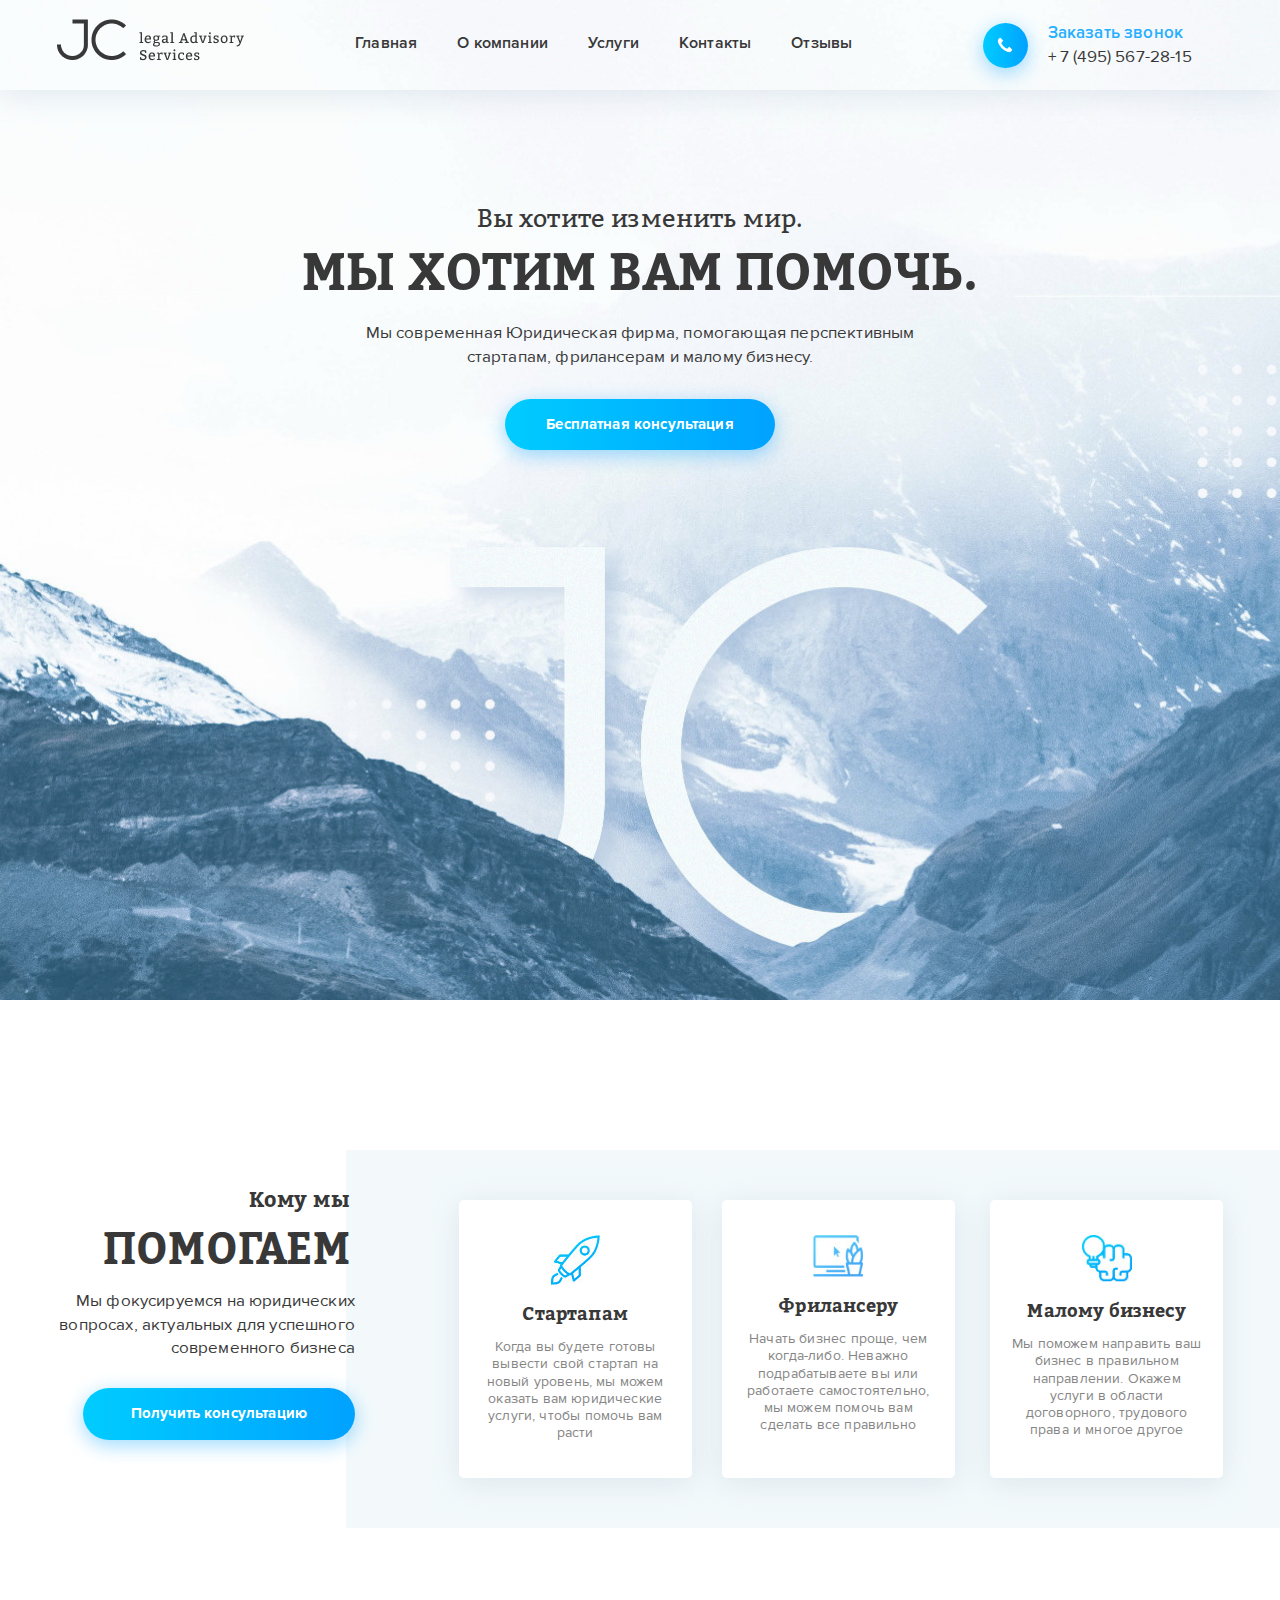
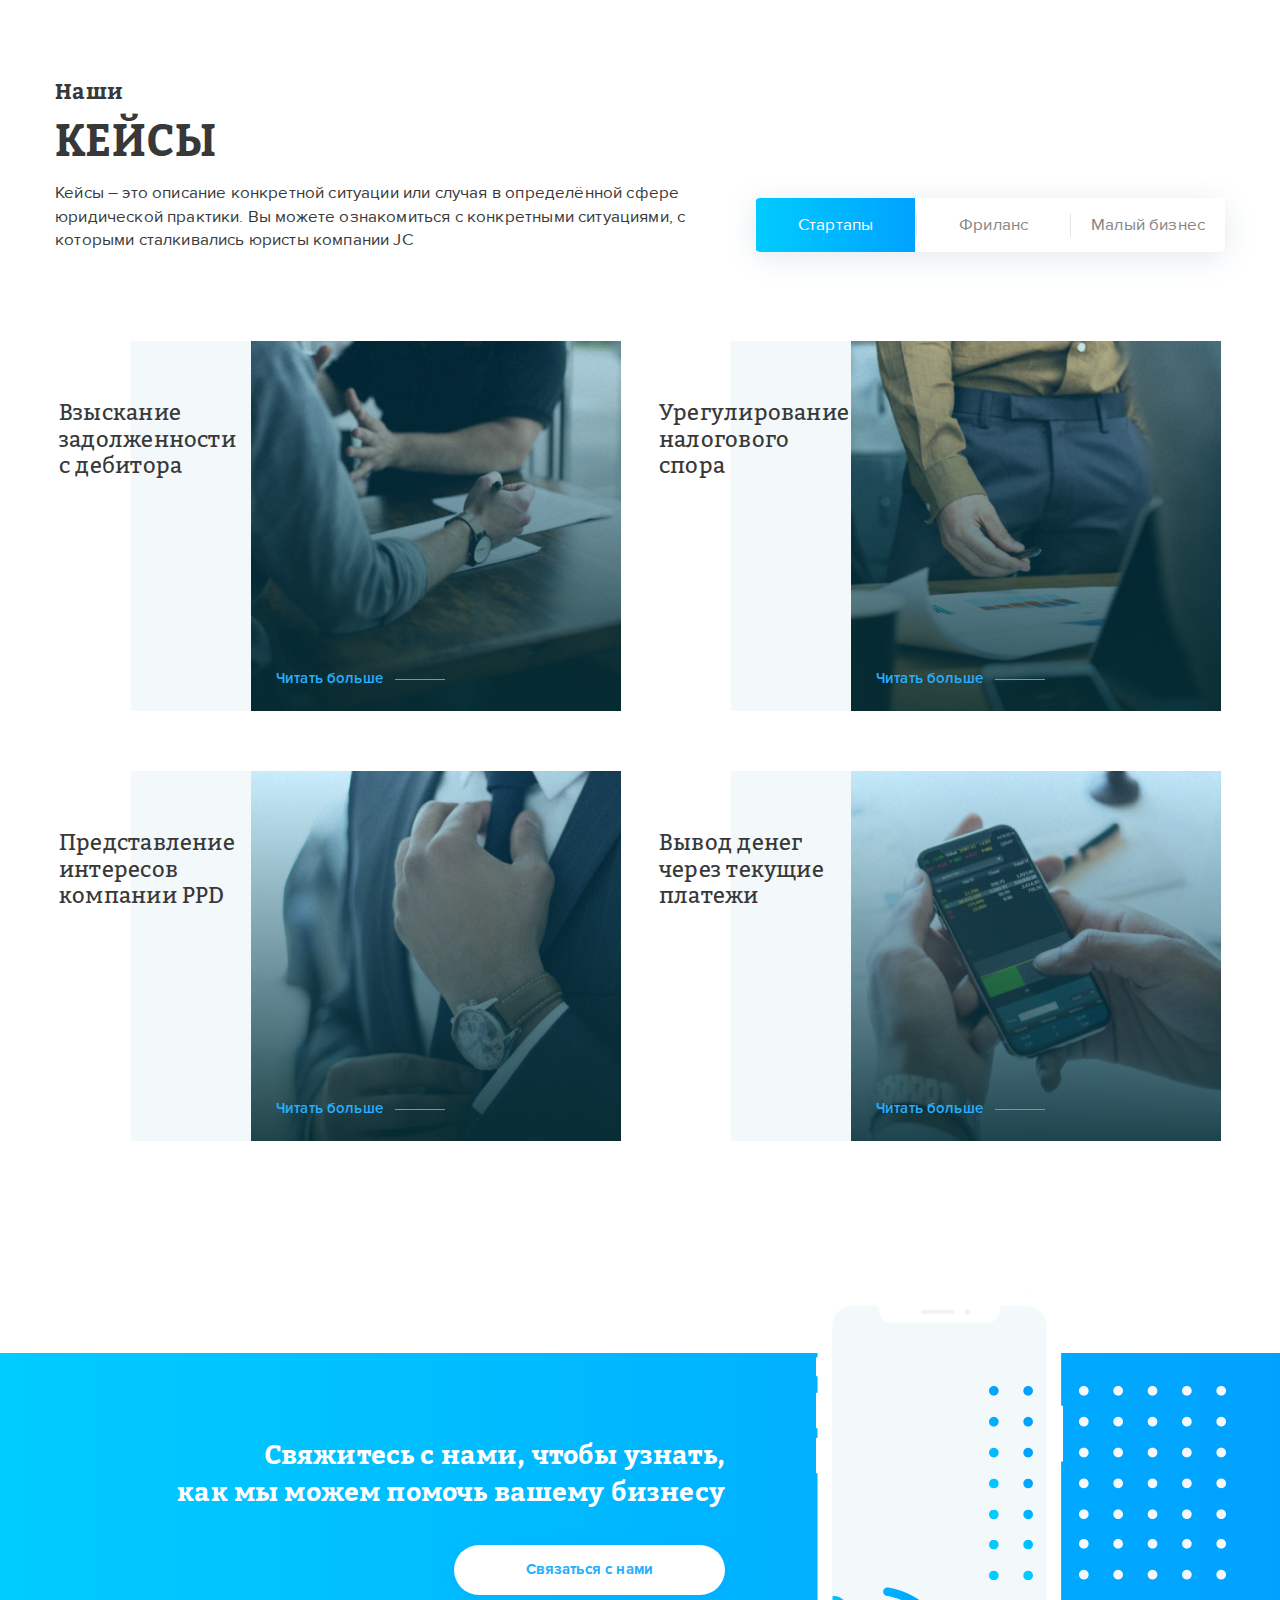
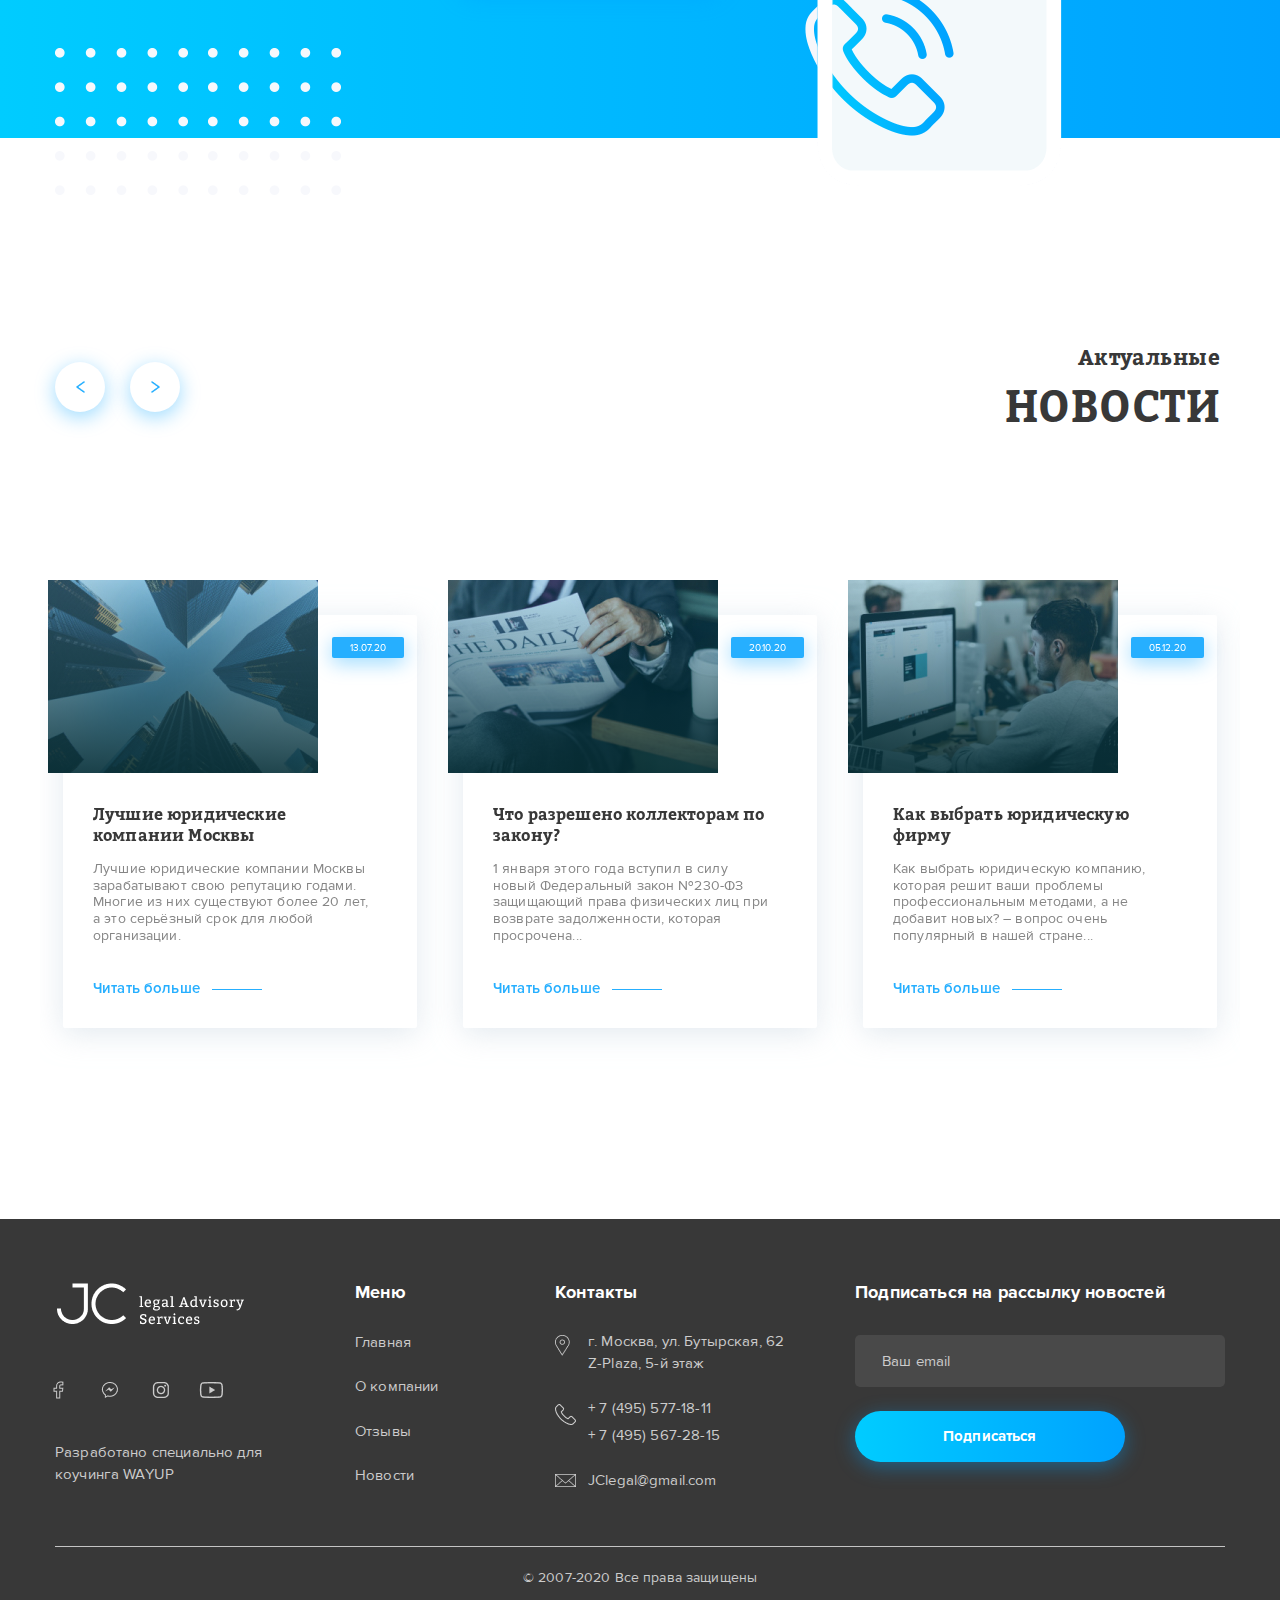
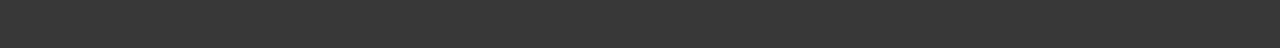
<file: index.html>
<!DOCTYPE html>
<html lang="en">
  <head>
    <meta charset="UTF-8" />
    <meta
      name="viewport"
      content="width=device-width, user-scalable=no, initial-scale=1.0, maximum-scale=1.0, minimum-scale=1.0"
    />
    <meta http-equiv="X-UA-Compatible" content="ie=edge" />
    <title>JC legal Advisory Services</title>
    <meta name="description" content="Юридическая консультация для бизнеса" />
    <meta
      name="keywords"
      content="JC, Стартап, Фриланс, Бизнесе, Юр-консультация,  Юрисконсульт, Юрфирма"
    />
    <!-- Favicon -->
    <link rel="icon" href="img/favicon.ico" type="image/x-icon" />
    <link rel="shortcut icon" href="img/favicon.ico" type="image/x-icon" />
    <!-- OG Tags -->
    <meta property="og:title" content="ПРАВИЛЬНЫЙ ВЫБОР ДЛЯ ВАС" />
    <meta
      property="og:description"
      content="JC - это юридическая фирма с полным спектром услуг, специализирующаяся на стартапах, фрилансерах и малом бизнесе.
  "
    />
    <meta property="og:type" content="article" />
    <meta property="og:image" content="img/650x527-lm31-smm.png" />
    <meta property="og:site_name" content="TEST" />
    <!--Font-->
    <link rel="stylesheet" href="css/font.css" />
    <!-- Bootstrap CSS -->
    <link rel="stylesheet" href="css/bootstrap.min.css" />
    <link rel="stylesheet" href="css/bootstrap-reboot.min.css" />
    <!-- Swiper-->
    <link rel="stylesheet" href="css/swiper.min.css" />
    <!-- CSS Styles -->
    <link rel="stylesheet" href="css/main.css" />
  </head>
  <body>
    <header id="header" class="header">
      <nav class="nav ">
        <div class="container">
          <div class="row align-items-center">
            <div class=" col-auto col-xl-3">
              <a href="index.html" class="logo">
                <img
                  src="img/logo-black.png"
                  alt="legal Advisory Services"
                  class="logo-black"
                />
              </a>
            </div>
            <div class="d-none d-lg-block col-lg-6">
              <ul class="menu d-flex">
                <li class="menu__item">
                  <a href="index.html" class="menu__link">
                    Главная
                  </a>
                </li>
                <li class="menu__item">
                  <a href="about.html" class="menu__link">
                    О компании
                  </a>
                </li>
                <li class="menu__item">
                  <a href="services.html" class="menu__link">
                    Услуги
                  </a>
                </li>
                <li class="menu__item">
                  <a href="contacts.html" class="menu__link">
                    Контакты
                  </a>
                </li>
                <li class="menu__item">
                  <a href="reviews.html" class="menu__link">
                    Отзывы
                  </a>
                </li>
              </ul>
            </div>
            <div
              class="d-none d-sm-block col-auto col-lg-3 ml-auto col-md-4 d-sm-flex justify-content-center"
            >
              <div class="tel d-flex align-items-center ">
                <a href="#" class="tel__btn">
                  <img
                    src="img/phone-logo.png"
                    alt="Лого телефона"
                    class="tel__icon"
                  />
                </a>
                <div class="tel__wrap">
                  <a href="#" class="tel__text">
                    Заказать звонок
                  </a>
                  <a href="tel:+74955672815" class="tel__namber">
                    + 7 (495) 567-28-15
                  </a>
                </div>
              </div>
            </div>
            <div class="col-auto d-lg-none ml-auto ml-md-0">
              <div href="#" class="gamburger-menu-link">
                <img
                  src="img/menu.png"
                  alt="Menu logo"
                  class="gamburger-menu"
                />
              </div>
            </div>
          </div>
        </div>
        <div class="hamburger-menu">
          <div class="hamburger-menu__wrap ml-auto">
            <div
              class="hamburger-menu__head d-flex align-items-center justify-content-between"
            >
              <a href="index.html" class="hamburger-menu__logo">
                <img
                  src="img/hamburger-logo.png"
                  alt="Логотип фирмы"
                  class="hamburger-menu__img"
                />
              </a>
              <div class="hamburger-menu__close">
                X
              </div>
            </div>
            <ul class="hamburger-menu__list">
              <li class="hamburger-menu__item">
                <a
                  href="index.html"
                  class="hamburger-menu__link hamburger-menu__link_after"
                >
                  Главная
                </a>
              </li>
              <li class="hamburger-menu__item">
                <a
                  href="about.html"
                  class="hamburger-menu__link hamburger-menu__link_after"
                >
                  О компании
                </a>
              </li>
              <li class="hamburger-menu__item">
                <a
                  href="services.html"
                  class="hamburger-menu__link hamburger-menu__link_after"
                >
                  Услуги
                </a>
              </li>
              <li class="hamburger-menu__item">
                <a
                  href="contacts.html"
                  class="hamburger-menu__link hamburger-menu__link_after"
                >
                  Контакты
                </a>
              </li>
              <li class="hamburger-menu__item">
                <a href="reviews.html" class="hamburger-menu__link">
                  Отзывы
                </a>
              </li>
            </ul>
            <div class="tel d-flex align-items-center hamburger-margin">
              <a href="#" class="tel__btn">
                <img
                  src="img/phone-logo.png"
                  alt="Лого телефона"
                  class="tel__icon"
                />
              </a>
              <div class="tel__wrap">
                <a href="#" class="tel__text">
                  Заказать звонок
                </a>
                <a href="tel:+74955672815" class="tel__namber">
                  + 7 (495) 567-28-15
                </a>
              </div>
            </div>
          </div>
        </div>
      </nav>
      <div class="offer text-center">
        <div class="offer__container container">
          <h1 class="offer__title">
            <span class="offer__subtitle">
              Вы хотите изменить мир.
            </span>
            Мы хотим вам помочь.
          </h1>
          <p class="offer__text">
            Мы современная Юридическая фирма, помогающая перспективным
            стартапам, фрилансерам и малому бизнесу.
          </p>
          <a href="#" class="offer__btn button">
            Бесплатная консультация
          </a>
        </div>
      </div>
    </header>
    <section id="helps" class="helps">
      <div class="container">
        <div class="row">
          <div class="col-lg-4">
            <div class="help text-lg-right">
              <h2 class="help__title h2">
                <span>
                  Кому мы
                </span>
                ПОМОГАЕМ
              </h2>
              <p class="help__text">
                Мы фокусируемся на юридических вопросах, актуальных для
                успешного современного бизнеса
              </p>
              <a href="#" class="help__btn button d-none d-lg-inline-block">
                Получить консультацию
              </a>
            </div>
          </div>
          <div class="col-lg-8">
            <div class="row justify-content-center">
              <div class="col-md-6 col-lg-6 col-xl-4">
                <div class="cards text-center ml-auto">
                  <img src="img/help-rocket.png" alt="Иконка Ракеты" />
                  <h4 class="cards__title">
                    Стартапам
                  </h4>
                  <p class="cards__text">
                    Когда вы будете готовы вывести свой стартап на новый
                    уровень, мы можем оказать вам юридические услуги, чтобы
                    помочь вам расти
                  </p>
                </div>
              </div>
              <div class="col-md-6 col-lg-6 col-xl-4">
                <div class="cards text-center">
                  <img src="img/help-image.png" alt="Иконка Компютера" />
                  <h4 class="cards__title">
                    Фрилансеру
                  </h4>
                  <p class="cards__text">
                    Начать бизнес проще, чем когда-либо. Неважно подрабатываете
                    вы или работаете самостоятельно, мы можем помочь вам сделать
                    все правильно
                  </p>
                </div>
              </div>
              <div
                class="col-md-6 col-lg-6 col-xl-4 d-flex justify-content-center"
              >
                <div class="cards text-center">
                  <img src="img/help-brain.png" alt="Иконка Мозгоа" />
                  <h4 class="cards__title">
                    Малому бизнесу
                  </h4>
                  <p class="cards__text">
                    Мы поможем направить ваш бизнес в правильном направлении.
                    Окажем услуги в области договорного, трудового права и
                    многое другое
                  </p>
                </div>
              </div>
            </div>
          </div>
          <div class="col d-flex justify-content-center d-lg-none">
            <a href="#" class="help__btn button">
              Получить консультацию
            </a>
          </div>
        </div>
      </div>
    </section>
    <section class="cases" id="cases">
      <div class="container">
        <div class="row">
          <div class="col-xl-7">
            <div class="cases-title">
              <h2 class="cases-title__title h2">
                <span>
                  Наши
                </span>
                Кейсы
              </h2>
              <p class="cases-title__text">
                Кейсы – это описание конкретной ситуации или случая в
                определённой сфере юридической практики. Вы можете ознакомиться
                с конкретными ситуациями, с которыми сталкивались юристы
                компании JC
              </p>
            </div>
          </div>
          <div class="col-xl-5 d-flex align-items-end">
            <ul class="cases-tabs d-sm-flex justify-content-around">
              <li class="cases-tabs__item">
                <div class="cases-tabs__link cases-tabs__link_active">
                  Стартапы
                </div>
              </li>
              <li class="cases-tabs__item">
                <div class="cases-tabs__link cases-tabs__link_border">
                  Фриланс
                </div>
              </li>
              <li class="cases-tabs__item">
                <div class="cases-tabs__link cases-tabs__link_padding">
                  Малый бизнес
                </div>
              </li>
            </ul>
          </div>
        </div>
        <div class="cases-wrap">
          <div class="row">
            <div class="col-lg-6 d-flex justify-content-center">
              <div class="case d-flex justify-content-between">
                <h3 class="case__title">
                  Взыскание задолженности с дебитора
                </h3>
                <div class="case__photo">
                  <img
                    src="img/case1.jpg"
                    alt="Изображение кейса"
                    class="case__img"
                  />
                  <div class="case__overlay">
                    <a href="#" class="case__link reed-more d-flex">
                      Читать больше
                    </a>
                  </div>
                </div>
              </div>
            </div>
            <div class="col-lg-6 d-flex justify-content-center">
              <div class="case d-flex justify-content-between">
                <h3 class="case__title">
                  Урегулирование налогового спора
                </h3>
                <div class="case__photo">
                  <img
                    src="img/case2.png"
                    alt="Изображение кейса"
                    class="case__img"
                  />
                  <div class="case__overlay">
                    <a href="#" class="case__link reed-more d-flex">
                      Читать больше
                    </a>
                  </div>
                </div>
              </div>
            </div>
            <div class="col-lg-6 d-flex justify-content-center">
              <div class="case d-flex justify-content-between">
                <h3 class="case__title">
                  Представление интересов компании PPD
                </h3>
                <div class="case__photo">
                  <img
                    src="img/case3.png"
                    alt="Изображение кейса"
                    class="case__img"
                  />
                  <div class="case__overlay">
                    <a href="#" class="case__link reed-more d-flex">
                      Читать больше
                    </a>
                  </div>
                </div>
              </div>
            </div>
            <div class="col-lg-6 d-flex justify-content-center">
              <div class="case d-flex justify-content-between">
                <h3 class="case__title">
                  Вывод денег через текущие платежи
                </h3>
                <div class="case__photo">
                  <img
                    src="img/case4.png"
                    alt="Изображение кейса"
                    class="case__img"
                  />
                  <div class="case__overlay">
                    <a href="#" class="case__link reed-more d-flex">
                      Читать больше
                    </a>
                  </div>
                </div>
              </div>
            </div>
          </div>
        </div>
        <div class="cases-wrap hide">
          <div class="row">
            <div class="col-lg-6 d-flex justify-content-center">
              <div class="case d-flex justify-content-between">
                <h3 class="case__title">
                  Вывод денег через текущие платежи
                </h3>
                <div class="case__photo">
                  <img
                    src="img/case4.png"
                    alt="Изображение кейса"
                    class="case__img"
                  />
                  <div class="case__overlay">
                    <a href="#" class="case__link reed-more d-flex">
                      Читать больше
                    </a>
                  </div>
                </div>
              </div>
            </div>
            <div class="col-lg-6 d-flex justify-content-center">
              <div class="case d-flex justify-content-between">
                <h3 class="case__title">
                  Урегулирование налогового спора
                </h3>
                <div class="case__photo">
                  <img
                    src="img/case2.png"
                    alt="Изображение кейса"
                    class="case__img"
                  />
                  <div class="case__overlay">
                    <a href="#" class="case__link reed-more d-flex">
                      Читать больше
                    </a>
                  </div>
                </div>
              </div>
            </div>
            <div class="col-lg-6 d-flex justify-content-center">
              <div class="case d-flex justify-content-between">
                <h3 class="case__title">
                  Взыскание задолженности с дебитора
                </h3>
                <div class="case__photo">
                  <img
                    src="img/case1.jpg"
                    alt="Изображение кейса"
                    class="case__img"
                  />
                  <div class="case__overlay">
                    <a href="#" class="case__link reed-more d-flex">
                      Читать больше
                    </a>
                  </div>
                </div>
              </div>
            </div>
            <div class="col-lg-6 d-flex justify-content-center">
              <div class="case d-flex justify-content-between">
                <h3 class="case__title">
                  Представление интересов компании PPD
                </h3>
                <div class="case__photo">
                  <img
                    src="img/case3.png"
                    alt="Изображение кейса"
                    class="case__img"
                  />
                  <div class="case__overlay">
                    <a href="#" class="case__link reed-more d-flex">
                      Читать больше
                    </a>
                  </div>
                </div>
              </div>
            </div>
          </div>
        </div>
        <div class="cases-wrap hide">
          <div class="row">
            <div class="col-lg-6 d-flex justify-content-center">
              <div class="case d-flex justify-content-between">
                <h3 class="case__title">
                  Представление интересов компании PPD
                </h3>
                <div class="case__photo">
                  <img
                    src="img/case3.png"
                    alt="Изображение кейса"
                    class="case__img"
                  />
                  <div class="case__overlay">
                    <a href="#" class="case__link reed-more d-flex">
                      Читать больше
                    </a>
                  </div>
                </div>
              </div>
            </div>
            <div class="col-lg-6 d-flex justify-content-center">
              <div class="case d-flex justify-content-between">
                <h3 class="case__title">
                  Взыскание задолженности с дебитора
                </h3>
                <div class="case__photo">
                  <img
                    src="img/case1.jpg"
                    alt="Изображение кейса"
                    class="case__img"
                  />
                  <div class="case__overlay">
                    <a href="#" class="case__link reed-more d-flex">
                      Читать больше
                    </a>
                  </div>
                </div>
              </div>
            </div>
            <div class="col-lg-6 d-flex justify-content-center">
              <div class="case d-flex justify-content-between">
                <h3 class="case__title">
                  Вывод денег через текущие платежи
                </h3>
                <div class="case__photo">
                  <img
                    src="img/case4.png"
                    alt="Изображение кейса"
                    class="case__img"
                  />
                  <div class="case__overlay">
                    <a href="#" class="case__link reed-more d-flex">
                      Читать больше
                    </a>
                  </div>
                </div>
              </div>
            </div>
            <div class="col-lg-6 d-flex justify-content-center">
              <div class="case d-flex justify-content-between">
                <h3 class="case__title">
                  Урегулирование налогового спора
                </h3>
                <div class="case__photo">
                  <img
                    src="img/case2.png"
                    alt="Изображение кейса"
                    class="case__img"
                  />
                  <div class="case__overlay">
                    <a href="#" class="case__link reed-more d-flex">
                      Читать больше
                    </a>
                  </div>
                </div>
              </div>
            </div>
          </div>
        </div>
      </div>
    </section>
    <section class="phone" id="phone">
      <div class="container">
        <div class="row">
          <div class="col-lg-7 text-center text-lg-right">
            <h2 class="phone-title">
              Свяжитесь с нами, чтобы узнать,<br class="d-none d-md-block" />
              как мы можем помочь вашему бизнесу
            </h2>
            <a href="#" class="phone-btn button">
              Связаться с нами
            </a>
            <div id="scene">
              <div data-depth="1" class="layer">
                <div class="phone-decor d-none d-lg-block"></div>
              </div>
            </div>
          </div>
          <div class="d-none d-lg-block col-lg-5 ml-auto">
            <img
              src="img/phone1.png"
              alt="Изображение телефона"
              class="phone-img"
            />
          </div>
        </div>
      </div>
    </section>
    <section class="news" id="news">
      <div class="container">
        <div class="row">
          <div
            class="d-block order-last order-sm-first col-12 col-sm-auto col-lg-2 d-flex align-items-center"
          >
            <div class="swiper-button-pre">
              <div class="arow-left"></div>
            </div>
            <div class="swiper-button-nex">
              <div class="arow-right"></div>
            </div>
          </div>
          <div class="col-auto col-lg-3 ml-auto">
            <h2 class="news-title h2 text-right">
              <span>
                Актуальные
              </span>
              Новости
            </h2>
          </div>
        </div>
        <div class="swiper-container">
          <div class="swiper-wrapper">
            <div class="swiper-slide">
              <div class="news-item">
                <div class="news-item__wrap">
                  <img
                    src="img/news1.jpg"
                    alt="Изображение небоскребов"
                    class="news-item__img"
                  />
                  <div class="news-item__overlay"></div>
                </div>
                <p class="news-item__date">
                  13.07.20
                </p>
                <h4 class="news-item__title">
                  Лучшие юридические компании Москвы
                </h4>
                <p class="news-item__text">
                  Лучшие юридические компании Москвы зарабатывают свою репутацию
                  годами. Многие из них существуют более 20 лет, а это серьёзный
                  срок для любой организации.
                </p>
                <a href="#" class="news-item__link reed-more">
                  Читать больше
                </a>
              </div>
            </div>
            <div class="swiper-slide">
              <div class="news-item">
              <div class="news-item__wrap">
                <img
                  src="img/news2.jpg"
                  alt="Изображение небоскребов"
                  class="news-item__img"
                />
                <div class="news-item__overlay"></div>
              </div>
              <p class="news-item__date">
                20.10.20
              </p>
              <h4 class="news-item__title">
                Что разрешено коллекторам по закону?
              </h4>
              <p class="news-item__text">
                1 января этого года вступил в силу новый Федеральный закон
                №230-ФЗ защищающий права физических лиц при возврате
                задолженности, которая просрочена...
              </p>
              <a href="#" class="news-item__link reed-more">
                Читать больше
              </a>
              </div>
            </div>
            <div class="swiper-slide">
              <div class="news-item">
              <div class="news-item__wrap">
                <img
                  src="img/news3.jpg"
                  alt="Изображение небоскребов"
                  class="news-item__img"
                />
                <div class="news-item__overlay"></div>
              </div>
              <p class="news-item__date">
                05.12.20
              </p>
              <h4 class="news-item__title">
                Как выбрать юридическую фирму
              </h4>
              <p class="news-item__text">
                Как выбрать юридическую компанию, которая решит ваши проблемы
                профессиональным методами, а не добавит новых? – вопрос очень
                популярный в нашей стране...
              </p>
              <a href="#" class="news-item__link reed-more">
                Читать больше
              </a>
              </div>
            </div>
            <div class="swiper-slide">
              <div class="news-item">
              <div class="news-item__wrap">
                <img
                  src="img/news3.jpg"
                  alt="Изображение небоскребов"
                  class="news-item__img"
                />
                <div class="news-item__overlay"></div>
              </div>
              <p class="news-item__date">
                05.12.20
              </p>
              <h4 class="news-item__title">
                Как выбрать юридическую фирму
              </h4>
              <p class="news-item__text">
                Как выбрать юридическую компанию, которая решит ваши проблемы
                профессиональным методами, а не добавит новых? – вопрос очень
                популярный в нашей стране...
              </p>
              <a href="#" class="news-item__link reed-more">
                Читать больше
              </a>
              </div>
            </div>
            <div class="swiper-slide">
              <div class="news-item">
              <div class="news-item__wrap">
                <img
                  src="img/news3.jpg"
                  alt="Изображение небоскребов"
                  class="news-item__img"
                />
                <div class="news-item__overlay"></div>
              </div>
              <p class="news-item__date">
                05.12.20
              </p>
              <h4 class="news-item__title">
                Как выбрать юридическую фирму
              </h4>
              <p class="news-item__text">
                Как выбрать юридическую компанию, которая решит ваши проблемы
                профессиональным методами, а не добавит новых? – вопрос очень
                популярный в нашей стране...
              </p>
              <a href="#" class="news-item__link reed-more">
                Читать больше
              </a>
              </div>
            </div>
          </div>
        </div>
      </div>
    </section>
    <footer id="footer" class="footer">
      <div class="container">
        <div class="footer-wrap">
          <div class="row">
            <div class="col-lg-3">
              <div
                class="footer-soc d-sm-flex d-lg-block justify-content-between"
              >
                <a href="index.html" class="footer-soc__logo">
                  <img
                    src="img/logo-wite.png"
                    alt="Изображение логотипа"
                    class="footer-soc__img"
                  />
                </a>
                <div class="footer-soc__wrap d-flex align-items-center">
                  <a
                    href="#"
                    target="_blank"
                    class="footer-soc__link footer-soc__link_fasebook"
                  ></a>
                  <a
                    href="#"
                    target="_blank"
                    class="footer-soc__link footer-soc__link_masanger"
                  ></a>
                  <a
                    href="#"
                    target="_blank"
                    class="footer-soc__link footer-soc__link_instagram"
                  ></a>
                  <a
                    href="#"
                    target="_blank"
                    class="footer-soc__link footer-soc__link_youtube"
                  ></a>
                </div>
                <p class="footer-soc__text d-none d-lg-block">
                  Разработано специально для коучинга WAYUP
                </p>
              </div>
            </div>
            <div class="col-auto col-md-2 col-lg-2">
              <ul class="footer-menu">
                <li class="footer-menu__title">
                  Меню
                </li>
                <li class="footer-menu__item">
                  <a href="index.html" class="footer-menu__link">
                    Главная
                  </a>
                </li>
                <li class="footer-menu__item">
                  <a href="about.html" class="footer-menu__link">
                    О компании
                  </a>
                </li>
                <li class="footer-menu__item">
                  <a href="reviews.html" class="footer-menu__link">
                    Отзывы
                  </a>
                </li>
                <li class="footer-menu__item">
                  <a href="index.html#news" class="footer-menu__link">
                    Новости
                  </a>
                </li>
              </ul>
            </div>
            <div class="col-auto col-md-4 offset-md-1 offset-lg-0 col-lg-3">
              <ul class="footer-contact">
                <li class="footer-contact__title">
                  Контакты
                </li>
                <li class="footer-contact__item footer-contact__item_geo">
                  <a href="#" target="_blank" class="footer-contact__link">
                    г. Москва, ул. Бутырская, 62 Z-Plaza, 5-й этаж
                  </a>
                </li>
                <li class="footer-contact__item footer-contact__item_number">
                  <a href="tel:+7495771811" class="footer-contact__link">
                    + 7 (495) 577-18-11
                  </a>
                  <a href="tel:+7495672815" class="footer-contact__link">
                    + 7 (495) 567-28-15
                  </a>
                </li>
                <li class="footer-contact__item  footer-contact__item_mail">
                  <a
                    href="mailto:JClegal@gmail.com"
                    class="footer-contact__link"
                  >
                    JClegal@gmail.com
                  </a>
                </li>
              </ul>
            </div>
            <div class="col-lg-4">
              <form action="#" class="footer-form">
                <h4 class="footer-form__title">
                  Подписаться на рассылку новостей
                </h4>
                <input
                  type="mail"
                  class="footer-form__mail"
                  placeholder="Ваш email"
                  class="footer-form__mail"
                />
                <input
                  type="submit"
                  value="Подписаться"
                  cursor="pointer"
                  class="footer-form__btn button"
                />
              </form>
            </div>
            <div class="col d-lg-none text-center">
              <p class="footer-soc__text">
                Разработано специально для коучинга WAYUP
              </p>
            </div>
          </div>
        </div>
        <div class="row">
          <div class="col-12">
            <p class="footer-rights">
              © 2007-2020 Все права защищены
            </p>
          </div>
        </div>
      </div>
    </footer>
    <form class="modal hide">
      <div class="modal__wrap">
        <div class="modal__close">
          X
        </div>
        <h3 class="modal__title">
          Отправьте заявку
        </h3>
        <p class="modal__text">
          И наши специалисты свяжутся с вами ближайшее время для оказания
          профессиональной помощи!
        </p>
        <p class="modal__name-title">
          Имя
        </p>
        <input class="modal__input-name" type="text" name="name" required />
        <p class="modal__tel-title">
          Телефон
        </p>
        <input class="modal__input-tel" type="tel" name="phone" required />
        <button class="modal__send button" type="submit">Отправить</button>
      </div>
    </form>
    <script src="js/jquery-3.4.1.min.js"></script>
    <script src="js/parallax.min.js"></script>
    <script src="js/swiper.min.js"></script>
    <script src="js/main.js"></script>
  </body>
</html>
</file>
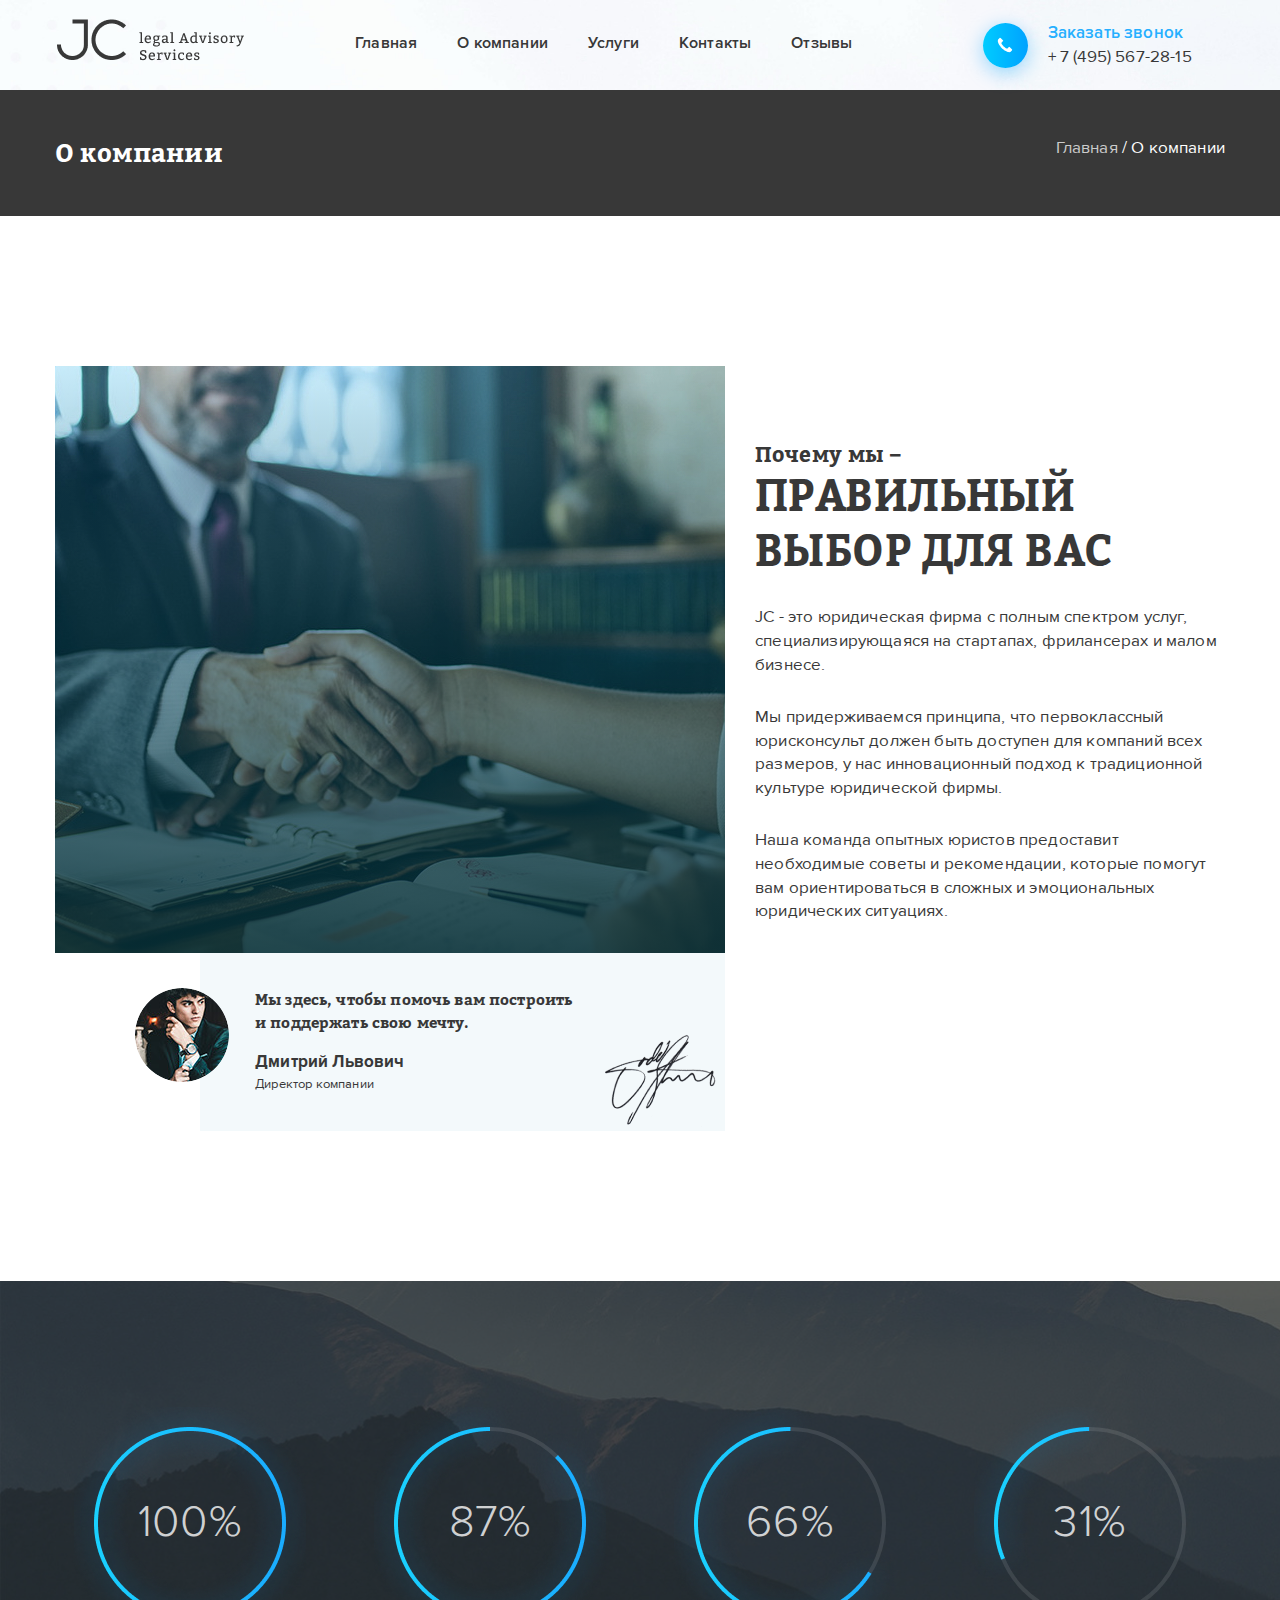
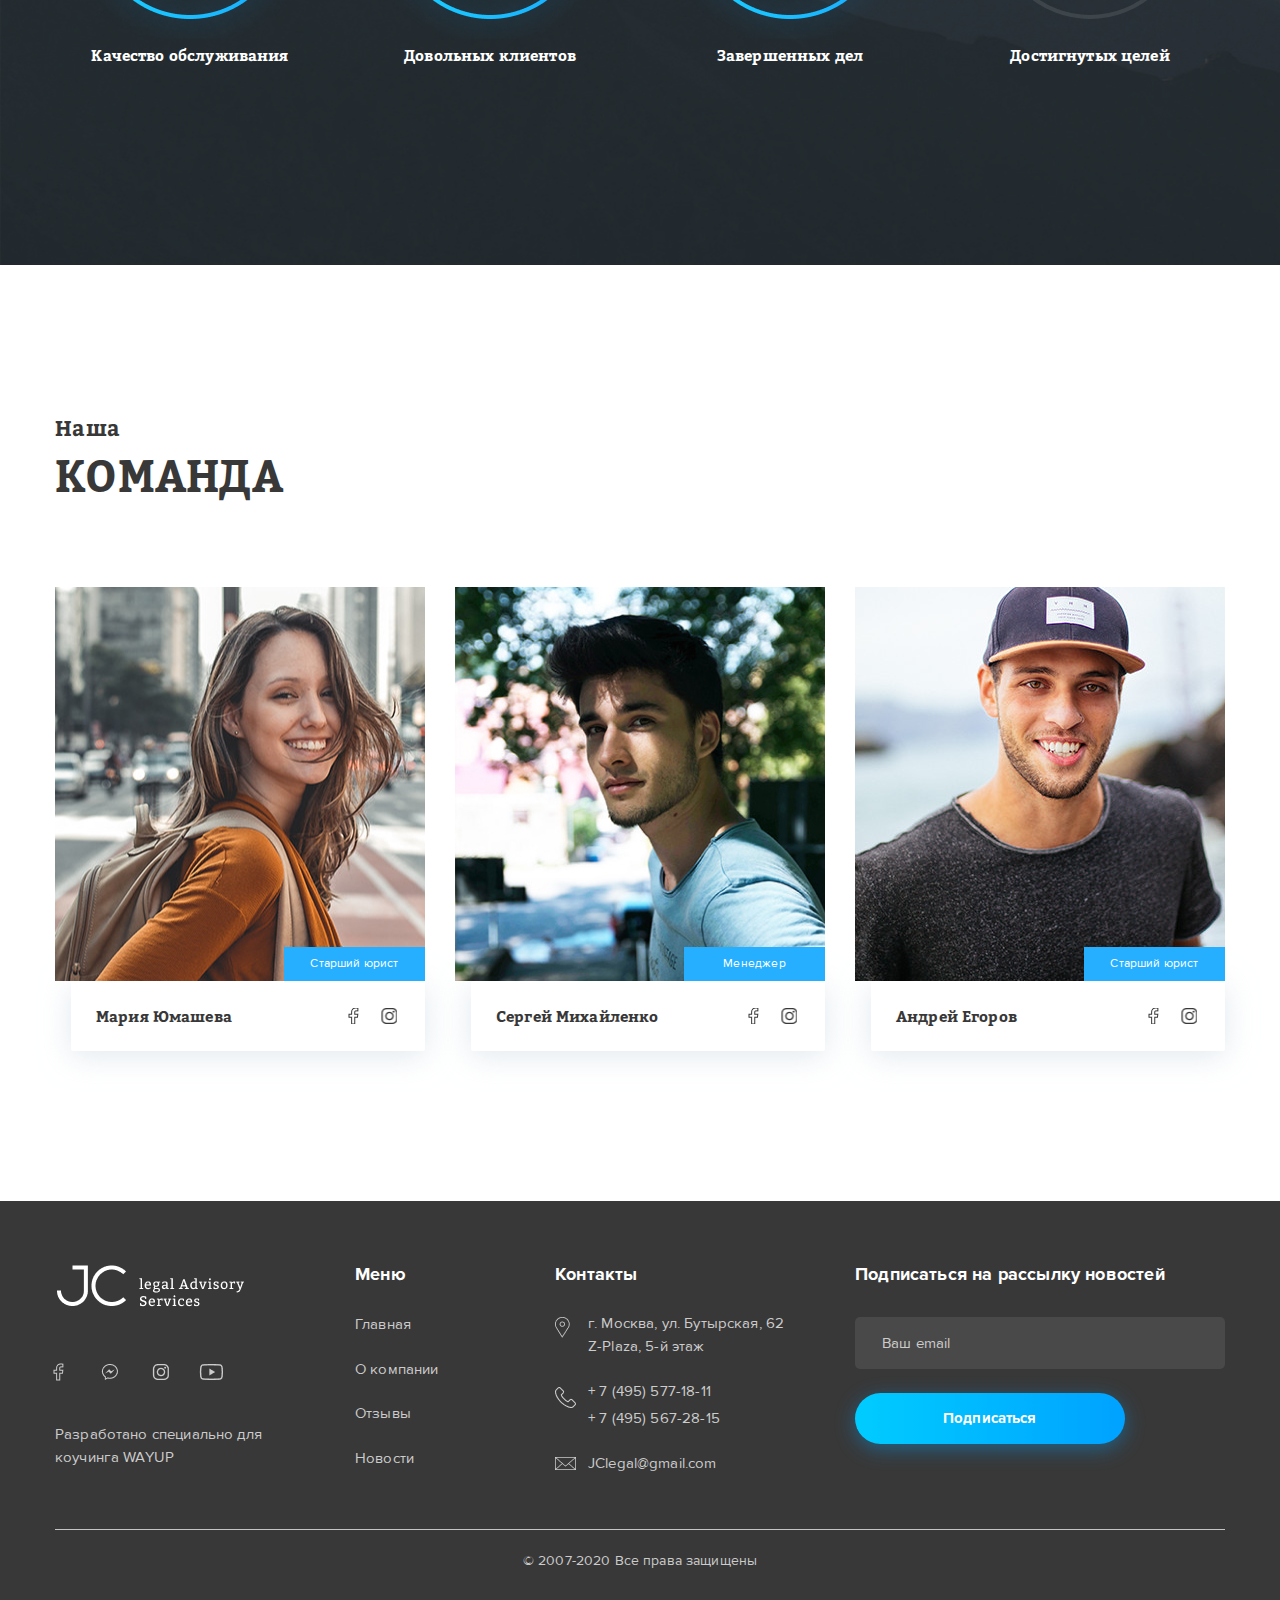
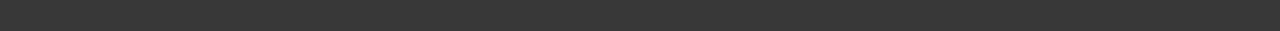
<file: about.html>
<!DOCTYPE html>
<html lang="en">
  <head>
    <meta charset="UTF-8" />
    <meta
      name="viewport"
      content="width=device-width, user-scalable=no, initial-scale=1.0, maximum-scale=1.0, minimum-scale=1.0"
    />
    <meta http-equiv="X-UA-Compatible" content="ie=edge" />
    <title>JC legal Advisory Services</title>
    <meta name="description" content="Юридическая консультация для бизнеса" />
    <meta
      name="keywords"
      content="JC, Стартап, Фриланс, Бизнесе, Юр-консультация,  Юрисконсульт, Юрфирма"
    />
    <!-- Favicon -->
    <link rel="icon" href="img/favicon.ico" type="image/x-icon" />
    <link rel="shortcut icon" href="img/favicon.ico" type="image/x-icon" />
    <!-- OG Tags -->
    <meta property="og:title" content="ПРАВИЛЬНЫЙ ВЫБОР ДЛЯ ВАС" />
    <meta
      property="og:description"
      content="JC - это юридическая фирма с полным спектром услуг, специализирующаяся на стартапах, фрилансерах и малом бизнесе.
  "
    />
    <meta property="og:type" content="article" />
    <meta property="og:image" content="img/650x527-lm31-smm.png" />
    <meta property="og:site_name" content="TEST" />
    <!--Font-->
    <link rel="stylesheet" href="css/font.css" />
    <!-- Bootstrap CSS -->
    <link rel="stylesheet" href="css/bootstrap.min.css" />
    <link rel="stylesheet" href="css/bootstrap-reboot.min.css" />
    <!-- CSS Styles -->
    <link rel="stylesheet" href="css/main.css" />
  </head>
  <body>
    <header id="header" class="header">
      <nav class="nav ">
        <div class="container">
          <div class="row align-items-center">
            <div class=" col-auto col-xl-3">
              <a href="index.html" class="logo">
                <img
                  src="img/logo-black.png"
                  alt="legal Advisory Services"
                  class="logo-black"
                />
              </a>
            </div>
            <div class="d-none d-lg-block col-lg-6">
              <ul class="menu d-flex">
                <li class="menu__item">
                  <a href="index.html" class="menu__link">
                    Главная
                  </a>
                </li>
                <li class="menu__item">
                  <a href="about.html" class="menu__link">
                    О компании
                  </a>
                </li>
                <li class="menu__item">
                  <a href="services.html" class="menu__link">
                    Услуги
                  </a>
                </li>
                <li class="menu__item">
                  <a href="contacts.html" class="menu__link">
                    Контакты
                  </a>
                </li>
                <li class="menu__item">
                  <a href="reviews.html" class="menu__link">
                    Отзывы
                  </a>
                </li>
              </ul>
            </div>
            <div
              class="d-none d-sm-block col-auto col-lg-3 ml-auto col-md-4 d-sm-flex justify-content-center"
            >
              <div class="tel d-flex align-items-center ">
                <a href="#" class="tel__btn">
                  <img
                    src="img/phone-logo.png"
                    alt="Лого телефона"
                    class="tel__icon"
                  />
                </a>
                <div class="tel__wrap">
                  <a href="#" class="tel__text">
                    Заказать звонок
                  </a>
                  <a href="tel:+74955672815" class="tel__namber">
                    + 7 (495) 567-28-15
                  </a>
                </div>
              </div>
            </div>
            <div class="col-auto d-lg-none ml-auto ml-md-0">
              <div href="#" class="gamburger-menu-link">
                <img
                  src="img/menu.png"
                  alt="Menu logo"
                  class="gamburger-menu"
                />
              </div>
            </div>
          </div>
        </div>
        <div class="hamburger-menu">
          <div class="hamburger-menu__wrap ml-auto">
            <div
              class="hamburger-menu__head d-flex align-items-center justify-content-between"
            >
              <a href="index.html" class="hamburger-menu__logo">
                <img
                  src="img/hamburger-logo.png"
                  alt="Логотип фирмы"
                  class="hamburger-menu__img"
                />
              </a>
              <div class="hamburger-menu__close">
                X
              </div>
            </div>
            <ul class="hamburger-menu__list">
              <li class="hamburger-menu__item">
                <a
                  href="index.html"
                  class="hamburger-menu__link hamburger-menu__link_after"
                >
                  Главная
                </a>
              </li>
              <li class="hamburger-menu__item">
                <a
                  href="about.html"
                  class="hamburger-menu__link hamburger-menu__link_after"
                >
                  О компании
                </a>
              </li>
              <li class="hamburger-menu__item">
                <a
                  href="services.html"
                  class="hamburger-menu__link hamburger-menu__link_after"
                >
                  Услуги
                </a>
              </li>
              <li class="hamburger-menu__item">
                <a
                  href="contacts.html"
                  class="hamburger-menu__link hamburger-menu__link_after"
                >
                  Контакты
                </a>
              </li>
              <li class="hamburger-menu__item">
                <a href="reviews.html" class="hamburger-menu__link">
                  Отзывы
                </a>
              </li>
            </ul>
            <div class="tel d-flex align-items-center hamburger-margin">
              <a href="#" class="tel__btn">
                <img
                  src="img/phone-logo.png"
                  alt="Лого телефона"
                  class="tel__icon"
                />
              </a>
              <div class="tel__wrap">
                <a href="#" class="tel__text">
                  Заказать звонок
                </a>
                <a href="tel:+74955672815" class="tel__namber">
                  + 7 (495) 567-28-15
                </a>
              </div>
            </div>
          </div>
        </div>
      </nav>
      <div class="offer-nav">
        <div class="container">
          <div class="row">
            <div class="col-md-auto">
              <h1 class="offer-nav-title">
                О компании
              </h1>
            </div>
            <div class="col-md-auto ml-md-auto">
              <div class="offer-nav-links">
                <a href="index.html" class="offer-nav-links__main">Главная</a>
                <span class="offer-nav-links__text">/ О компании</span>
              </div>
            </div>
          </div>
        </div>
      </div>
    </header>
    <section class="why" id="why">
      <div class="container">
        <div class="row">
          <div class="col-lg-7">
            <div class="why-img">
              <img
                src="img/why-img.jpg"
                alt="Картинка с рукопожатием"
                class="why-img__img"
              />
              <div class="why-img__overlay"></div>
            </div>
          </div>
          <div class="col lg-5">
            <h2 class="why-title h2">
              <span>
                Почему мы –
              </span>
              ПРАВИЛЬНЫЙ ВЫБОР ДЛЯ ВАС
            </h2>
            <div class="why-text">
              <p>
                JC - это юридическая фирма с полным спектром услуг,
                специализирующаяся на стартапах, фрилансерах и малом бизнесе.
              </p>
              <p>
                Мы придерживаемся принципа, что первоклассный юрисконсульт
                должен быть доступен для компаний всех размеров, у нас
                инновационный подход к традиционной культуре юридической фирмы.
              </p>
              <p>
                Наша команда опытных юристов предоставит необходимые советы и
                рекомендации, которые помогут вам ориентироваться в сложных и
                эмоциональных юридических ситуациях.
              </p>
            </div>
          </div>
        </div>
        <div class="row">
          <div class="col-lg-7 d-flex justify-content-end">
            <div class="director-card">
              <img
                src="img/director-logo 1.png"
                alt="Фото директора"
                class="director-csrd__logo"
              />
              <blockquote class="director-card__lockquote">
                Мы здесь, чтобы помочь вам построить и поддержать свою мечту.
              </blockquote>
              <h4 class="director-card__name">
                Дмитрий Львович
              </h4>
              <p class="director-card__position">
                Директор компании
              </p>
              <img
                src="img/director-signature.png"
                alt="Попись директора"
                class="director-card__signature"
              />
            </div>
          </div>
        </div>
      </div>
    </section>
    <section class="inter-inform">
      <div class="container">
        <div class="row">
          <div class="col-md-6 col-lg-3">
            <div class="procent procent_100">
              <p class="procent__text m-auto">
                100%
              </p>
            </div>
            <h3 class="procent__title">
              Качество обслуживания
            </h3>
          </div>
          <div class="col-md-6 col-lg-3 order-1 order-md-0">
            <div class="procent procent_87">
              <p class="procent__text m-auto">
                87%
              </p>
            </div>
            <h3 class="procent__title">
              Довольных клиентов
            </h3>
          </div>
          <div class="col-md-6 col-lg-3">
            <div class="procent procent_66">
              <p class="procent__text m-auto">
                66%
              </p>
            </div>
            <h3 class="procent__title">
              Завершенных дел
            </h3>
          </div>
          <div class="col-md-6 col-lg-3 order-1">
            <div class="procent procent_31">
              <p class="procent__text m-auto">
                31%
              </p>
            </div>
            <h3 class="procent__title">
              Достигнутых целей
            </h3>
          </div>
        </div>
      </div>
    </section>
    <section class="team">
      <div class="container">
        <div class="row">
          <div class="col">
            <h2 class="team-title h2">
              <span>
                Наша
              </span>
              Команда
            </h2>
          </div>
        </div>
        <div class="row justify-content-center">
          <div class="col-lg-6 col-xl-4">
            <div class="team-card">
              <div class="team-card__wrapper">
                <img
                  src="img/team1.jpg"
                  alt="Фото сотрудника"
                  class="team-card__photo"
                />
                <p class="team-card__position">
                  Старший юрист
                </p>
              </div>
              <div class="team-card__wrap ml-auto justify-content-between">
                <h4 class="team-card__name">
                  Мария Юмашева
                </h4>
                <div class="team-card__wrap2 d-flex">
                  <a
                    href="#"
                    target="_blank"
                    class="team-card__link team-card__link_fasebook"
                  ></a>
                  <a
                    href="#"
                    target="_blank"
                    class="team-card__link team-card__link_instagram"
                  ></a>
                </div>
              </div>
            </div>
          </div>
          <div class="col-lg-6 col-xl-4">
            <div class="team-card">
              <div class="team-card__wrapper">
                <img
                  src="img/team2.jpg"
                  alt="Фото сотрудника"
                  class="team-card__photo"
                />
                <p class="team-card__position">
                  Менеджер
                </p>
              </div>
              <div class="team-card__wrap ml-auto justify-content-between">
                <h4 class="team-card__name">
                  Сергей Михайленко
                </h4>
                <div class="team-card__wrap2 d-flex">
                  <a
                    href="#"
                    target="_blank"
                    class="team-card__link team-card__link_fasebook"
                  ></a>
                  <a
                    href="#"
                    target="_blank"
                    class="team-card__link team-card__link_instagram"
                  ></a>
                </div>
              </div>
            </div>
          </div>
          <div class="col-lg-6 col-xl-4">
            <div class="team-card">
              <div class="team-card__wrapper">
                <img
                  src="img/team3.png"
                  alt="Фото сотрудника"
                  class="team-card__photo"
                />
                <p class="team-card__position">
                  Старший юрист
                </p>
              </div>
              <div class="team-card__wrap ml-auto justify-content-between">
                <h4 class="team-card__name">
                  Андрей Егоров
                </h4>
                <div class="team-card__wrap2 d-flex">
                  <a
                    href="#"
                    target="_blank"
                    class="team-card__link team-card__link_fasebook"
                  ></a>
                  <a
                    href="#"
                    target="_blank"
                    class="team-card__link team-card__link_instagram"
                  ></a>
                </div>
              </div>
            </div>
          </div>
        </div>
      </div>
    </section>
    <footer id="footer" class="footer">
      <div class="container">
        <div class="footer-wrap">
          <div class="row">
            <div class="col-lg-3">
              <div
                class="footer-soc d-sm-flex d-lg-block justify-content-between"
              >
                <a href="index.html" class="footer-soc__logo">
                  <img
                    src="img/logo-wite.png"
                    alt="Изображение логотипа"
                    class="footer-soc__img"
                  />
                </a>
                <div class="footer-soc__wrap d-flex align-items-center">
                  <a
                    href="#"
                    target="_blank"
                    class="footer-soc__link footer-soc__link_fasebook"
                  ></a>
                  <a
                    href="#"
                    target="_blank"
                    class="footer-soc__link footer-soc__link_masanger"
                  ></a>
                  <a
                    href="#"
                    target="_blank"
                    class="footer-soc__link footer-soc__link_instagram"
                  ></a>
                  <a
                    href="#"
                    target="_blank"
                    class="footer-soc__link footer-soc__link_youtube"
                  ></a>
                </div>
                <p class="footer-soc__text d-none d-lg-block">
                  Разработано специально для коучинга WAYUP
                </p>
              </div>
            </div>
            <div class="col-auto col-md-2 col-lg-2">
              <ul class="footer-menu">
                <li class="footer-menu__title">
                  Меню
                </li>
                <li class="footer-menu__item">
                  <a href="index.html" class="footer-menu__link">
                    Главная
                  </a>
                </li>
                <li class="footer-menu__item">
                  <a href="about.html" class="footer-menu__link">
                    О компании
                  </a>
                </li>
                <li class="footer-menu__item">
                  <a href="reviews.html" class="footer-menu__link">
                    Отзывы
                  </a>
                </li>
                <li class="footer-menu__item">
                  <a href="index.html#news" class="footer-menu__link">
                    Новости
                  </a>
                </li>
              </ul>
            </div>
            <div class="col-auto col-md-4 offset-md-1 offset-lg-0 col-lg-3">
              <ul class="footer-contact">
                <li class="footer-contact__title">
                  Контакты
                </li>
                <li class="footer-contact__item footer-contact__item_geo">
                  <a href="#" target="_blank" class="footer-contact__link">
                    г. Москва, ул. Бутырская, 62 Z-Plaza, 5-й этаж
                  </a>
                </li>
                <li class="footer-contact__item footer-contact__item_number">
                  <a href="tel:+7495771811" class="footer-contact__link">
                    + 7 (495) 577-18-11
                  </a>
                  <a href="tel:+7495672815" class="footer-contact__link">
                    + 7 (495) 567-28-15
                  </a>
                </li>
                <li class="footer-contact__item  footer-contact__item_mail">
                  <a
                    href="mailto:JClegal@gmail.com"
                    class="footer-contact__link"
                  >
                    JClegal@gmail.com
                  </a>
                </li>
              </ul>
            </div>
            <div class="col-lg-4">
              <form action="#" class="footer-form">
                <h4 class="footer-form__title">
                  Подписаться на рассылку новостей
                </h4>
                <input
                  type="mail"
                  class="footer-form__mail"
                  placeholder="Ваш email"
                  class="footer-form__mail"
                />
                <input
                  type="submit"
                  value="Подписаться"
                  cursor="pointer"
                  class="footer-form__btn button"
                />
              </form>
            </div>
            <div class="col d-lg-none text-center">
              <p class="footer-soc__text">
                Разработано специально для коучинга WAYUP
              </p>
            </div>
          </div>
        </div>
        <div class="row">
          <div class="col-12">
            <p class="footer-rights">
              © 2007-2020 Все права защищены
            </p>
          </div>
        </div>
      </div>
    </footer>
    <form class="modal hide">
      <div class="modal__wrap">
        <div class="modal__close">
          X
        </div>
        <h3 class="modal__title">
          Отправьте заявку
        </h3>
        <p class="modal__text">
          И наши специалисты свяжутся с вами ближайшее время для оказания
          профессиональной помощи!
        </p>
        <p class="modal__name-title">
          Имя
        </p>
        <input class="modal__input-name" type="text" name="name" required />
        <p class="modal__tel-title">
          Телефон
        </p>
        <input class="modal__input-tel" type="tel" name="phone" required />
        <button class="modal__send button" type="submit">Отправить</button>
      </div>
    </form>
    <script src="js/jquery-3.4.1.min.js"></script>
    <script src="js/main.js"></script>
  </body>
</html>
</file>
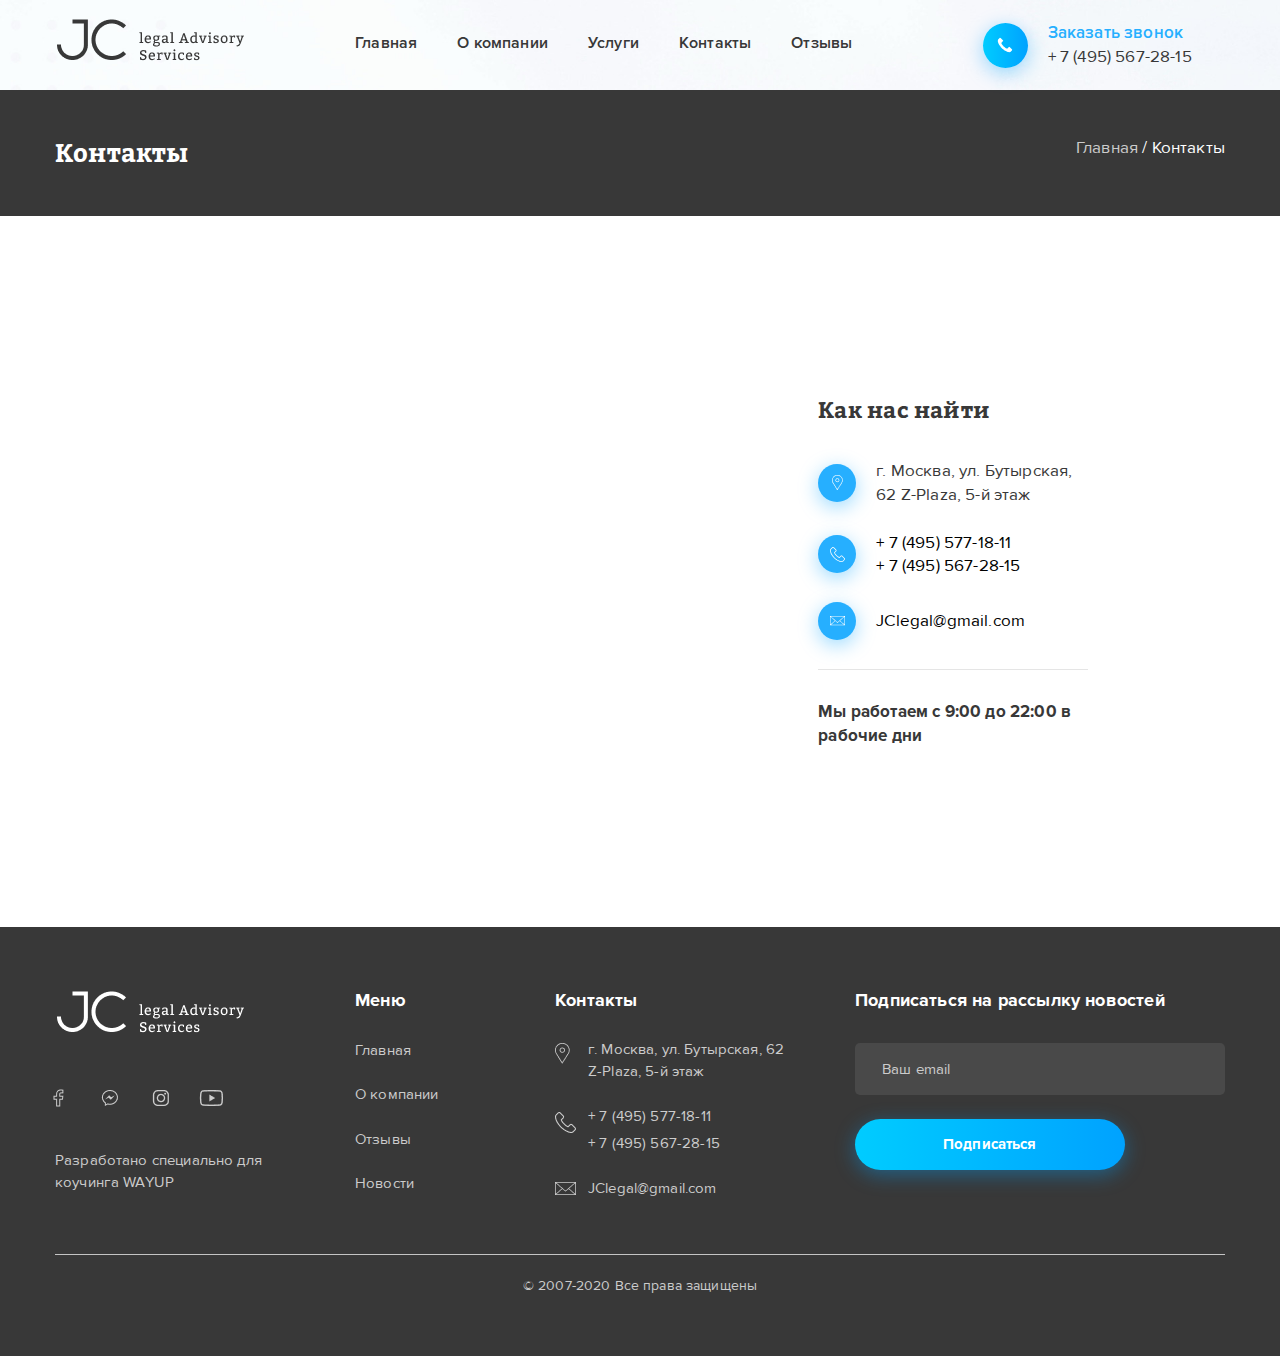
<file: contacts.html>
<!DOCTYPE html>
<html lang="en">
  <head>
    <meta charset="UTF-8" />
    <meta
      name="viewport"
      content="width=device-width, user-scalable=no, initial-scale=1.0, maximum-scale=1.0, minimum-scale=1.0"
    />
    <meta http-equiv="X-UA-Compatible" content="ie=edge" />
    <title>JC legal Advisory Services</title>
    <meta name="description" content="Юридическая консультация для бизнеса" />
    <meta
      name="keywords"
      content="JC, Стартап, Фриланс, Бизнесе, Юр-консультация,  Юрисконсульт, Юрфирма"
    />
    <!-- Favicon -->
    <link rel="icon" href="img/favicon.ico" type="image/x-icon" />
    <link rel="shortcut icon" href="img/favicon.ico" type="image/x-icon" />
    <!-- OG Tags -->
    <meta property="og:title" content="ПРАВИЛЬНЫЙ ВЫБОР ДЛЯ ВАС" />
    <meta
      property="og:description"
      content="JC - это юридическая фирма с полным спектром услуг, специализирующаяся на стартапах, фрилансерах и малом бизнесе.
  "
    />
    <meta property="og:type" content="article" />
    <meta property="og:image" content="img/650x527-lm31-smm.png" />
    <meta property="og:site_name" content="TEST" />
    <!--Font-->
    <link rel="stylesheet" href="css/font.css" />
    <!-- Bootstrap CSS -->
    <link rel="stylesheet" href="css/bootstrap.min.css" />
    <link rel="stylesheet" href="css/bootstrap-reboot.min.css" />
    <!-- CSS Styles -->
    <link rel="stylesheet" href="css/main.css" />
  </head>
  <body>
    <header id="header" class="header">
      <nav class="nav">
        <div class="container">
          <div class="row align-items-center">
            <div class=" col-auto col-xl-3">
              <a href="index.html" class="logo">
                <img
                  src="img/logo-black.png"
                  alt="legal Advisory Services"
                  class="logo-black"
                />
              </a>
            </div>
            <div class="d-none d-lg-block col-lg-6">
              <ul class="menu d-flex">
                <li class="menu__item">
                  <a href="index.html" class="menu__link">
                    Главная
                  </a>
                </li>
                <li class="menu__item">
                  <a href="about.html" class="menu__link">
                    О компании
                  </a>
                </li>
                <li class="menu__item">
                  <a href="services.html" class="menu__link">
                    Услуги
                  </a>
                </li>
                <li class="menu__item">
                  <a href="contacts.html" class="menu__link">
                    Контакты
                  </a>
                </li>
                <li class="menu__item">
                  <a href="reviews.html" class="menu__link">
                    Отзывы
                  </a>
                </li>
              </ul>
            </div>
            <div
              class="d-none d-sm-block col-auto col-lg-3 ml-auto col-md-4 d-sm-flex justify-content-center"
            >
              <div class="tel d-flex align-items-center ">
                <a href="#" class="tel__btn">
                  <img
                    src="img/phone-logo.png"
                    alt="Лого телефона"
                    class="tel__icon"
                  />
                </a>
                <div class="tel__wrap">
                  <a href="#" class="tel__text">
                    Заказать звонок
                  </a>
                  <a href="tel:+74955672815" class="tel__namber">
                    + 7 (495) 567-28-15
                  </a>
                </div>
              </div>
            </div>
            <div class="col-auto d-lg-none ml-auto ml-md-0">
              <div href="#" class="gamburger-menu-link">
                <img
                  src="img/menu.png"
                  alt="Menu logo"
                  class="gamburger-menu"
                />
              </div>
            </div>
          </div>
        </div>
        <div class="hamburger-menu">
          <div class="hamburger-menu__wrap ml-auto">
            <di  v
              class="hamburger-menu__head d-flex align-items-center justify-content-between"
            >
              <a href="index.html" class="hamburger-menu__logo">
                <img
                  src="img/hamburger-logo.png"
                  alt="Логотип фирмы"
                  class="hamburger-menu__img"
                />
              </a>
              <div class="hamburger-menu__close">
                X
              </div>
            </di  v>
            <ul class="hamburger-menu__list">
              <li class="hamburger-menu__item">
                <a
                  href="index.html"
                  class="hamburger-menu__link hamburger-menu__link_after"
                >
                  Главная
                </a>
              </li>
              <li class="hamburger-menu__item">
                <a
                  href="about.html"
                  class="hamburger-menu__link hamburger-menu__link_after"
                >
                  О компании
                </a>
              </li>
              <li class="hamburger-menu__item">
                <a
                  href="services.html"
                  class="hamburger-menu__link hamburger-menu__link_after"
                >
                  Услуги
                </a>
              </li>
              <li class="hamburger-menu__item">
                <a
                  href="contacts.html"
                  class="hamburger-menu__link hamburger-menu__link_after"
                >
                  Контакты
                </a>
              </li>
              <li class="hamburger-menu__item">
                <a href="reviews.html" class="hamburger-menu__link">
                  Отзывы
                </a>
              </li>
            </ul>
            <div class="tel d-flex align-items-center hamburger-margin">
              <a href="#" class="tel__btn">
                <img
                  src="img/phone-logo.png"
                  alt="Лого телефона"
                  class="tel__icon"
                />
              </a>
              <div class="tel__wrap">
                <a href="#" class="tel__text">
                  Заказать звонок
                </a>
                <a href="tel:+74955672815" class="tel__namber">
                  + 7 (495) 567-28-15
                </a>
              </div>
            </div>
          </div>
        </div>
      </nav>
      <div class="offer-nav">
        <div class="container">
          <div class="row">
            <div class="col-md-auto">
              <h1 class="offer-nav-title">
                Контакты
              </h1>
            </div>
            <div class="col-md-auto ml-md-auto">
              <div class="offer-nav-links">
                <a href="index.html" class="offer-nav-links__main">Главная</a>
                <span class="offer-nav-links__text">/ Контакты</span>
              </div>
            </div>
          </div>
        </div>
      </div>
    </header>
    <section class="contacts" id="contacts">
      <div class="container">
        <div class="contact">
          <h2 class="contact__title">
            Как нас найти
          </h2>
          <div class="contact__wrapper">
            <div class="contact__wrap">
              <div class="contact__logo contact__logo_adress"></div>
              <p class="contact__adress">
                г. Москва, ул. Бутырская, 62 Z-Plaza, 5-й этаж
              </p>
            </div>
            <div class="contact__wrap">
              <div class="contact__logo contact__logo_tel"></div>
              <div class="contact__wrap2">
                <a href="tel:+7495771811" class="contact__link">
                  + 7 (495) 577-18-11
                </a>
                <a href="tel:+7495672815" class="contact__link">
                  + 7 (495) 567-28-15
                </a>
              </div>
            </div>
            <div class="contact__wrap">
              <div class="contact__logo contact__logo_email"></div>
              <a href="mailto:JClegal@gmail.com" class="contact__link">
                JClegal@gmail.com
              </a>
            </div>
          </div>
          <p class="contact__text">
            Мы работаем с 9:00 до 22:00 в рабочие дни
          </p>
        </div>
      </div>
      <iframe
        src="https://www.google.com/maps/embed?pb=!1m18!1m12!1m3!1d2242.4667161353955!2d37.581699016146445!3d55.80249748056671!2m3!1f0!2f0!3f0!3m2!1i1024!2i768!4f13.1!3m3!1m2!1s0x46b549fccdfa2a21%3A0x16e85eccb458808e!2sZ-Plaza!5e0!3m2!1sru!2sua!4v1576245102352!5m2!1sru!2sua"
        width="100%"
        height="411"
        frameborder="0"
        style="border:0;"
        allowfullscreen=""
      >
      </iframe>
    </section>
    <footer id="footer" class="footer">
      <div class="container">
        <div class="footer-wrap">
          <div class="row">
            <div class="col-lg-3">
              <div
                class="footer-soc d-sm-flex d-lg-block justify-content-between"
              >
                <a href="index.html" class="footer-soc__logo">
                  <img
                    src="img/logo-wite.png"
                    alt="Изображение логотипа"
                    class="footer-soc__img"
                  />
                </a>
                <div class="footer-soc__wrap d-flex align-items-center">
                  <a
                    href="#"
                    target="_blank"
                    class="footer-soc__link footer-soc__link_fasebook"
                  ></a>
                  <a
                    href="#"
                    target="_blank"
                    class="footer-soc__link footer-soc__link_masanger"
                  ></a>
                  <a
                    href="#"
                    target="_blank"
                    class="footer-soc__link footer-soc__link_instagram"
                  ></a>
                  <a
                    href="#"
                    target="_blank"
                    class="footer-soc__link footer-soc__link_youtube"
                  ></a>
                </div>
                <p class="footer-soc__text d-none d-lg-block">
                  Разработано специально для коучинга WAYUP
                </p>
              </div>
            </div>
            <div class="col-auto col-md-2 col-lg-2">
              <ul class="footer-menu">
                <li class="footer-menu__title">
                  Меню
                </li>
                <li class="footer-menu__item">
                  <a href="index.html" class="footer-menu__link">
                    Главная
                  </a>
                </li>
                <li class="footer-menu__item">
                  <a href="about.html" class="footer-menu__link">
                    О компании
                  </a>
                </li>
                <li class="footer-menu__item">
                  <a href="reviews.html" class="footer-menu__link">
                    Отзывы
                  </a>
                </li>
                <li class="footer-menu__item">
                  <a href="index.html#news" class="footer-menu__link">
                    Новости
                  </a>
                </li>
              </ul>
            </div>
            <div class="col-auto col-md-4 offset-md-1 offset-lg-0 col-lg-3">
              <ul class="footer-contact">
                <li class="footer-contact__title">
                  Контакты
                </li>
                <li class="footer-contact__item footer-contact__item_geo">
                  <a href="#" target="_blank" class="footer-contact__link">
                    г. Москва, ул. Бутырская, 62 Z-Plaza, 5-й этаж
                  </a>
                </li>
                <li class="footer-contact__item footer-contact__item_number">
                  <a href="tel:+7495771811" class="footer-contact__link">
                    + 7 (495) 577-18-11
                  </a>
                  <a href="tel:+7495672815" class="footer-contact__link">
                    + 7 (495) 567-28-15
                  </a>
                </li>
                <li class="footer-contact__item  footer-contact__item_mail">
                  <a
                    href="mailto:JClegal@gmail.com"
                    class="footer-contact__link"
                  >
                    JClegal@gmail.com
                  </a>
                </li>
              </ul>
            </div>
            <div class="col-lg-4">
              <form action="#" class="footer-form">
                <h4 class="footer-form__title">
                  Подписаться на рассылку новостей
                </h4>
                <input
                  type="mail"
                  class="footer-form__mail"
                  placeholder="Ваш email"
                  class="footer-form__mail"
                />
                <input
                  type="submit"
                  value="Подписаться"
                  cursor="pointer"
                  class="footer-form__btn button"
                />
              </form>
            </div>
            <div class="col d-lg-none text-center">
              <p class="footer-soc__text">
                Разработано специально для коучинга WAYUP
              </p>
            </div>
          </div>
        </div>
        <div class="row">
          <div class="col-12">
            <p class="footer-rights">
              © 2007-2020 Все права защищены
            </p>
          </div>
        </div>
      </div>
    </footer>
    <form class="modal hide">
      <div class="modal__wrap">
        <div class="modal__close">
          X
        </div>
        <h3 class="modal__title">
          Отправьте заявку
        </h3>
        <p class="modal__text">
          И наши специалисты свяжутся с вами ближайшее время для оказания
          профессиональной помощи!
        </p>
        <p class="modal__name-title">
          Имя
        </p>
        <input class="modal__input-name" type="text" name="name" required />
        <p class="modal__tel-title">
          Телефон
        </p>
        <input class="modal__input-tel" type="tel" name="phone" required />
        <button class="modal__send button" type="submit">Отправить</button>
      </div>
    </form>
    <script src="js/jquery-3.4.1.min.js"></script>
    <script src="js/main.js"></script>
  </body>
</html>
</file>
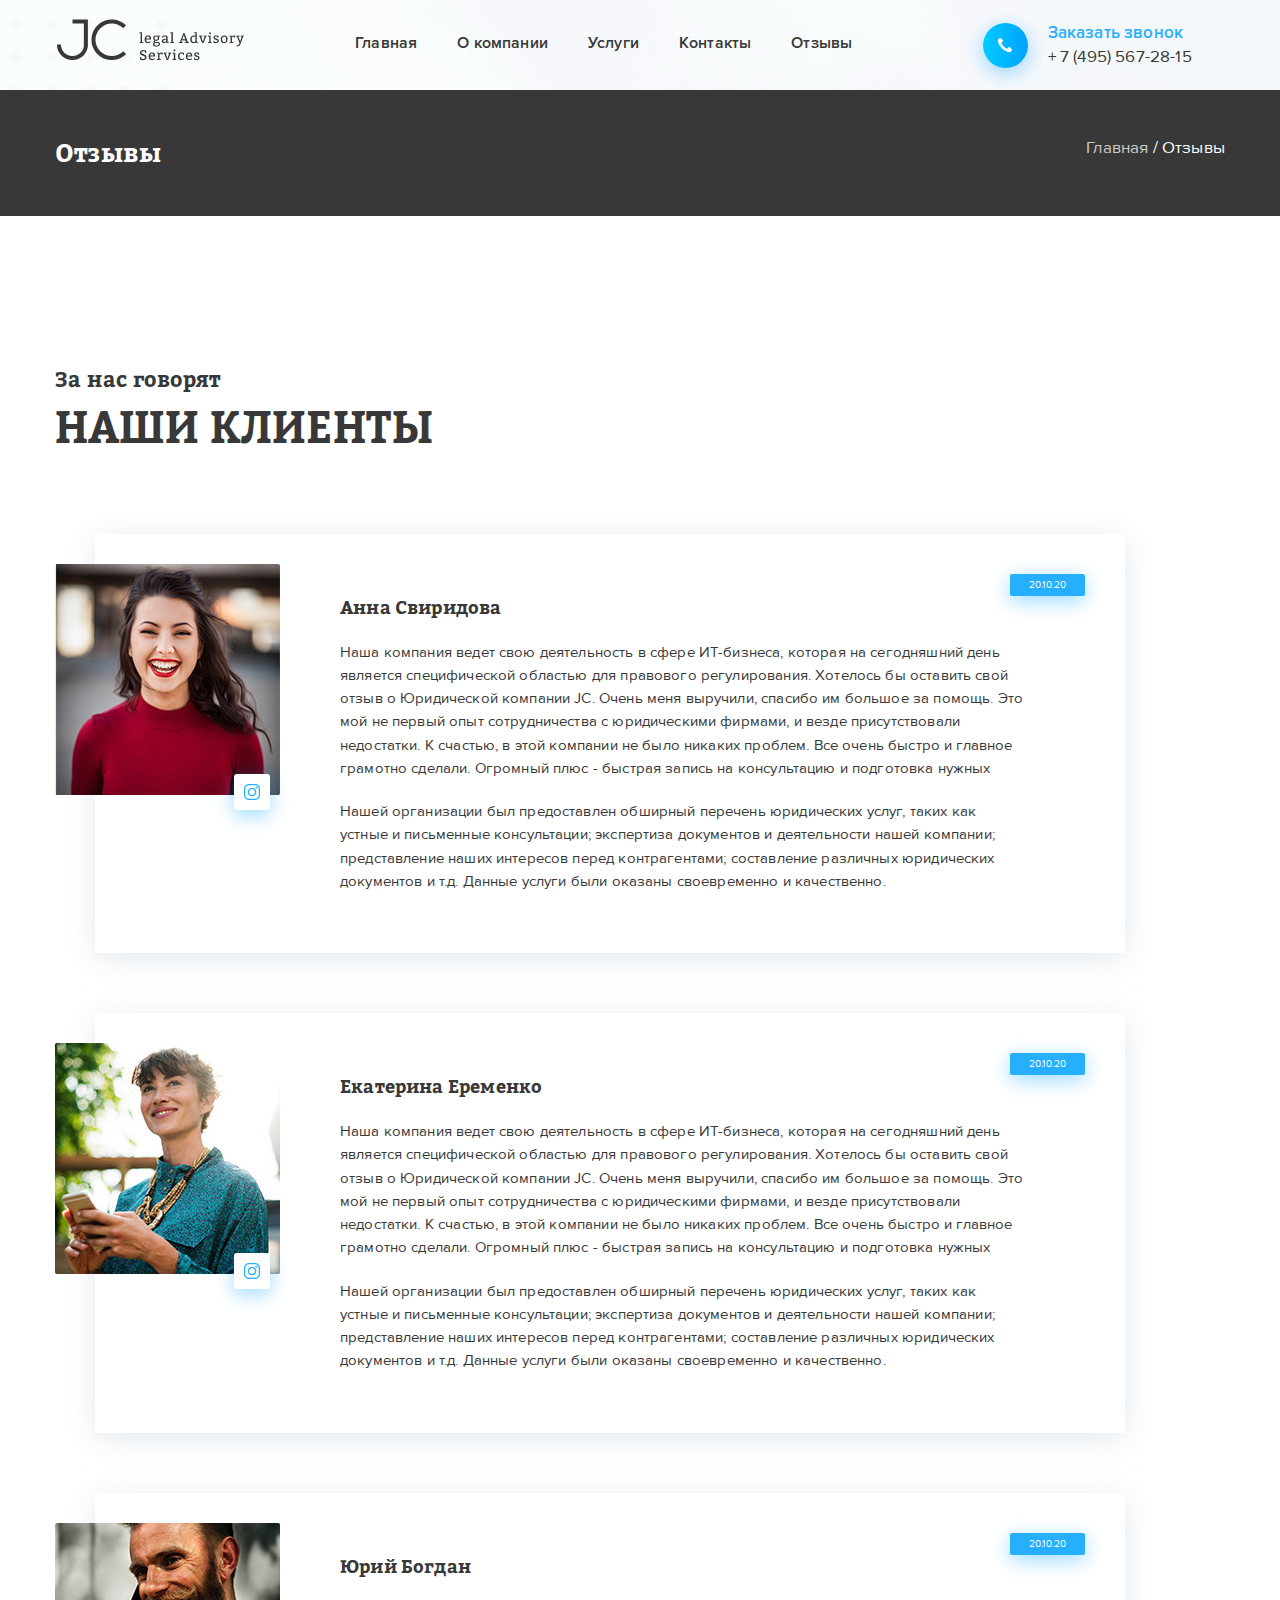
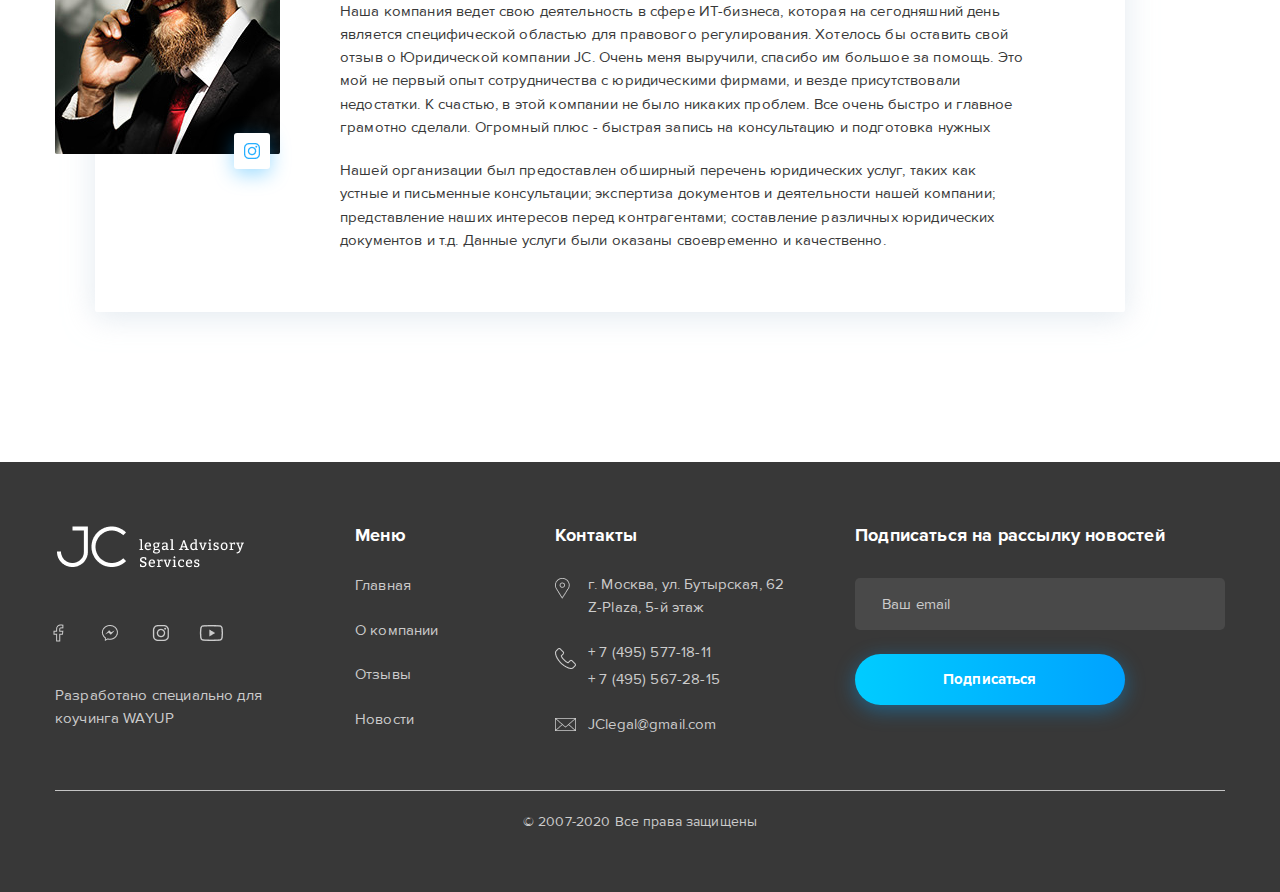
<file: reviews.html>
<!DOCTYPE html>
<html lang="en">
  <head>
    <meta charset="UTF-8" />
    <meta
      name="viewport"
      content="width=device-width, user-scalable=no, initial-scale=1.0, maximum-scale=1.0, minimum-scale=1.0"
    />
    <meta http-equiv="X-UA-Compatible" content="ie=edge" />
    <title>JC legal Advisory Services</title>
    <meta name="description" content="Юридическая консультация для бизнеса" />
    <meta
      name="keywords"
      content="JC, Стартап, Фриланс, Бизнесе, Юр-консультация,  Юрисконсульт, Юрфирма"
    />
    <!-- Favicon -->
    <link rel="icon" href="img/favicon.ico" type="image/x-icon" />
    <link rel="shortcut icon" href="img/favicon.ico" type="image/x-icon" />
    <!-- OG Tags -->
    <meta property="og:title" content="ПРАВИЛЬНЫЙ ВЫБОР ДЛЯ ВАС" />
    <meta
      property="og:description"
      content="JC - это юридическая фирма с полным спектром услуг, специализирующаяся на стартапах, фрилансерах и малом бизнесе.
  "
    />
    <meta property="og:type" content="article" />
    <meta property="og:image" content="img/650x527-lm31-smm.png" />
    <meta property="og:site_name" content="TEST" />
    <!--Font-->
    <link rel="stylesheet" href="css/font.css" />
    <!-- Bootstrap CSS -->
    <link rel="stylesheet" href="css/bootstrap.min.css" />
    <link rel="stylesheet" href="css/bootstrap-reboot.min.css" />
    <!-- CSS Styles -->
    <link rel="stylesheet" href="css/main.css" />
  </head>
  <body>
    <header id="header" class="header">
      <nav class="nav ">
        <div class="container">
          <div class="row align-items-center">
            <div class=" col-auto col-xl-3">
              <a href="index.html" class="logo">
                <img
                  src="img/logo-black.png"
                  alt="legal Advisory Services"
                  class="logo-black"
                />
              </a>
            </div>
            <div class="d-none d-lg-block col-lg-6">
              <ul class="menu d-flex">
                <li class="menu__item">
                  <a href="index.html" class="menu__link">
                    Главная
                  </a>
                </li>
                <li class="menu__item">
                  <a href="about.html" class="menu__link">
                    О компании
                  </a>
                </li>
                <li class="menu__item">
                  <a href="services.html" class="menu__link">
                    Услуги
                  </a>
                </li>
                <li class="menu__item">
                  <a href="contacts.html" class="menu__link">
                    Контакты
                  </a>
                </li>
                <li class="menu__item">
                  <a href="reviews.html" class="menu__link">
                    Отзывы
                  </a>
                </li>
              </ul>
            </div>
            <div
              class="d-none d-sm-block col-auto col-lg-3 ml-auto col-md-4 d-sm-flex justify-content-center"
            >
              <div class="tel d-flex align-items-center ">
                <a href="#" class="tel__btn">
                  <img
                    src="img/phone-logo.png"
                    alt="Лого телефона"
                    class="tel__icon"
                  />
                </a>
                <div class="tel__wrap">
                  <a href="#" class="tel__text">
                    Заказать звонок
                  </a>
                  <a href="tel:+74955672815" class="tel__namber">
                    + 7 (495) 567-28-15
                  </a>
                </div>
              </div>
            </div>
            <div class="col-auto d-lg-none ml-auto ml-md-0">
              <div href="#" class="gamburger-menu-link">
                <img
                  src="img/menu.png"
                  alt="Menu logo"
                  class="gamburger-menu"
                />
              </div>
            </div>
          </div>
        </div>
        <div class="hamburger-menu">
          <div class="hamburger-menu__wrap ml-auto">
            <div
              class="hamburger-menu__head d-flex align-items-center justify-content-between"
            >
              <a href="index.html" class="hamburger-menu__logo">
                <img
                  src="img/hamburger-logo.png"
                  alt="Логотип фирмы"
                  class="hamburger-menu__img"
                />
              </a>
              <div class="hamburger-menu__close">
                X
              </div>
            </div>
            <ul class="hamburger-menu__list">
              <li class="hamburger-menu__item">
                <a
                  href="index.html"
                  class="hamburger-menu__link hamburger-menu__link_after"
                >
                  Главная
                </a>
              </li>
              <li class="hamburger-menu__item">
                <a
                  href="about.html"
                  class="hamburger-menu__link hamburger-menu__link_after"
                >
                  О компании
                </a>
              </li>
              <li class="hamburger-menu__item">
                <a
                  href="services.html"
                  class="hamburger-menu__link hamburger-menu__link_after"
                >
                  Услуги
                </a>
              </li>
              <li class="hamburger-menu__item">
                <a
                  href="contacts.html"
                  class="hamburger-menu__link hamburger-menu__link_after"
                >
                  Контакты
                </a>
              </li>
              <li class="hamburger-menu__item">
                <a href="reviews.html" class="hamburger-menu__link">
                  Отзывы
                </a>
              </li>
            </ul>
            <div class="tel d-flex align-items-center hamburger-margin">
              <a href="#" class="tel__btn">
                <img
                  src="img/phone-logo.png"
                  alt="Лого телефона"
                  class="tel__icon"
                />
              </a>
              <div class="tel__wrap">
                <a href="#" class="tel__text">
                  Заказать звонок
                </a>
                <a href="tel:+74955672815" class="tel__namber">
                  + 7 (495) 567-28-15
                </a>
              </div>
            </div>
          </div>
        </div>
      </nav>
      <div class="offer-nav">
        <div class="container">
          <div class="row">
            <div class="col-md-auto">
              <h1 class="offer-nav-title">
                Отзывы
              </h1>
            </div>
            <div class="col-md-auto ml-md-auto">
              <div class="offer-nav-links">
                <a href="index.html" class="offer-nav-links__main">Главная</a>
                <span class="offer-nav-links__text">/ Отзывы</span>
              </div>
            </div>
          </div>
        </div>
      </div>
    </header>
    <section class="reviews" id="reviews">
      <div class="container">
        <div class="row">
          <div class="col">
            <h2 class="reviews-title h2">
              <span>
                За нас говорят
              </span>
              Наши клиенты
            </h2>
          </div>
        </div>
        <div class="row">
          <div class="col-12">
            <div class="reviews-item">
              <div class="reviews-item__img">
                <img
                  src="img/reviews-photo1.jpg"
                  alt="Фото клиента"
                  class="rewievs-item__photo"
                />
                <a href="#" target="_blank" class="reviews-item__link"></a>
              </div>
              <span class="reviews-item__date">
                20.10.20
              </span>
              <h3 class="reviews-item__title">
                Анна Свиридова
              </h3>
              <div class="reviews-item__text">
                <p>
                  Наша компания ведет свою деятельность в сфере ИТ-бизнеса,
                  которая на сегодняшний день является специфической областью
                  для правового регулирования. Хотелось бы оставить свой отзыв о
                  Юридической компании JC. Очень меня выручили, спасибо им
                  большое за помощь. Это мой не первый опыт сотрудничества с
                  юридическими фирмами, и везде присутствовали недостатки. К
                  счастью, в этой компании не было никаких проблем. Все очень
                  быстро и главное грамотно сделали. Огромный плюс - быстрая
                  запись на консультацию и подготовка нужных
                </p>
                <p>
                  Нашей организации был предоставлен обширный перечень
                  юридических услуг, таких как устные и письменные консультации;
                  экспертиза документов и деятельности нашей компании;
                  представление наших интересов перед контрагентами; составление
                  различных юридических документов и т.д. Данные услуги были
                  оказаны своевременно и качественно.
                </p>
              </div>
            </div>
          </div>
          <div class="col-12">
            <div class="reviews-item">
              <div class="reviews-item__img">
                <img
                  src="img/reviews-photo2.jpg"
                  alt="Фото клиента"
                  class="rewievs-item__photo"
                />
                <a href="#" target="_blank" class="reviews-item__link"></a>
              </div>
              <span class="reviews-item__date">
                20.10.20
              </span>
              <h3 class="reviews-item__title">
                Екатерина Еременко
              </h3>
              <div class="reviews-item__text">
                <p>
                  Наша компания ведет свою деятельность в сфере ИТ-бизнеса,
                  которая на сегодняшний день является специфической областью
                  для правового регулирования. Хотелось бы оставить свой отзыв о
                  Юридической компании JC. Очень меня выручили, спасибо им
                  большое за помощь. Это мой не первый опыт сотрудничества с
                  юридическими фирмами, и везде присутствовали недостатки. К
                  счастью, в этой компании не было никаких проблем. Все очень
                  быстро и главное грамотно сделали. Огромный плюс - быстрая
                  запись на консультацию и подготовка нужных
                </p>
                <p>
                  Нашей организации был предоставлен обширный перечень
                  юридических услуг, таких как устные и письменные консультации;
                  экспертиза документов и деятельности нашей компании;
                  представление наших интересов перед контрагентами; составление
                  различных юридических документов и т.д. Данные услуги были
                  оказаны своевременно и качественно.
                </p>
              </div>
            </div>
          </div>
          <div class="col-12">
            <div class="reviews-item">
              <div class="reviews-item__img">
                <img
                  src="img/reviews-photo3.jpg"
                  alt="Фото клиента"
                  class="rewievs-item__photo"
                />
                <a href="#" target="_blank" class="reviews-item__link"></a>
              </div>
              <span class="reviews-item__date">
                20.10.20
              </span>
              <h3 class="reviews-item__title">
                Юрий Богдан
              </h3>
              <div class="reviews-item__text">
                <p>
                  Наша компания ведет свою деятельность в сфере ИТ-бизнеса,
                  которая на сегодняшний день является специфической областью
                  для правового регулирования. Хотелось бы оставить свой отзыв о
                  Юридической компании JC. Очень меня выручили, спасибо им
                  большое за помощь. Это мой не первый опыт сотрудничества с
                  юридическими фирмами, и везде присутствовали недостатки. К
                  счастью, в этой компании не было никаких проблем. Все очень
                  быстро и главное грамотно сделали. Огромный плюс - быстрая
                  запись на консультацию и подготовка нужных
                </p>
                <p>
                  Нашей организации был предоставлен обширный перечень
                  юридических услуг, таких как устные и письменные консультации;
                  экспертиза документов и деятельности нашей компании;
                  представление наших интересов перед контрагентами; составление
                  различных юридических документов и т.д. Данные услуги были
                  оказаны своевременно и качественно.
                </p>
              </div>
            </div>
          </div>
        </div>
      </div>
    </section>
    <footer id="footer" class="footer">
      <div class="container">
        <div class="footer-wrap">
          <div class="row">
            <div class="col-lg-3">
              <div
                class="footer-soc d-sm-flex d-lg-block justify-content-between"
              >
                <a href="index.html" class="footer-soc__logo">
                  <img
                    src="img/logo-wite.png"
                    alt="Изображение логотипа"
                    class="footer-soc__img"
                  />
                </a>
                <div class="footer-soc__wrap d-flex align-items-center">
                  <a
                    href="#"
                    target="_blank"
                    class="footer-soc__link footer-soc__link_fasebook"
                  ></a>
                  <a
                    href="#"
                    target="_blank"
                    class="footer-soc__link footer-soc__link_masanger"
                  ></a>
                  <a
                    href="#"
                    target="_blank"
                    class="footer-soc__link footer-soc__link_instagram"
                  ></a>
                  <a
                    href="#"
                    target="_blank"
                    class="footer-soc__link footer-soc__link_youtube"
                  ></a>
                </div>
                <p class="footer-soc__text d-none d-lg-block">
                  Разработано специально для коучинга WAYUP
                </p>
              </div>
            </div>
            <div class="col-auto col-md-2 col-lg-2">
              <ul class="footer-menu">
                <li class="footer-menu__title">
                  Меню
                </li>
                <li class="footer-menu__item">
                  <a href="index.html" class="footer-menu__link">
                    Главная
                  </a>
                </li>
                <li class="footer-menu__item">
                  <a href="about.html" class="footer-menu__link">
                    О компании
                  </a>
                </li>
                <li class="footer-menu__item">
                  <a href="reviews.html" class="footer-menu__link">
                    Отзывы
                  </a>
                </li>
                <li class="footer-menu__item">
                  <a href="index.html#news" class="footer-menu__link">
                    Новости
                  </a>
                </li>
              </ul>
            </div>
            <div class="col-auto col-md-4 offset-md-1 offset-lg-0 col-lg-3">
              <ul class="footer-contact">
                <li class="footer-contact__title">
                  Контакты
                </li>
                <li class="footer-contact__item footer-contact__item_geo">
                  <a href="#" target="_blank" class="footer-contact__link">
                    г. Москва, ул. Бутырская, 62 Z-Plaza, 5-й этаж
                  </a>
                </li>
                <li class="footer-contact__item footer-contact__item_number">
                  <a href="tel:+7495771811" class="footer-contact__link">
                    + 7 (495) 577-18-11
                  </a>
                  <a href="tel:+7495672815" class="footer-contact__link">
                    + 7 (495) 567-28-15
                  </a>
                </li>
                <li class="footer-contact__item  footer-contact__item_mail">
                  <a
                    href="mailto:JClegal@gmail.com"
                    class="footer-contact__link"
                  >
                    JClegal@gmail.com
                  </a>
                </li>
              </ul>
            </div>
            <div class="col-lg-4">
              <form action="#" class="footer-form">
                <h4 class="footer-form__title">
                  Подписаться на рассылку новостей
                </h4>
                <input
                  type="mail"
                  class="footer-form__mail"
                  placeholder="Ваш email"
                  class="footer-form__mail"
                />
                <input
                  type="submit"
                  value="Подписаться"
                  cursor="pointer"
                  class="footer-form__btn button"
                />
              </form>
            </div>
            <div class="col d-lg-none text-center">
              <p class="footer-soc__text">
                Разработано специально для коучинга WAYUP
              </p>
            </div>
          </div>
        </div>
        <div class="row">
          <div class="col-12">
            <p class="footer-rights">
              © 2007-2020 Все права защищены
            </p>
          </div>
        </div>
      </div>
    </footer>
    <form class="modal hide">
      <div class="modal__wrap">
        <div class="modal__close">
          X
        </div>
        <h3 class="modal__title">
          Отправьте заявку
        </h3>
        <p class="modal__text">
          И наши специалисты свяжутся с вами ближайшее время для оказания
          профессиональной помощи!
        </p>
        <p class="modal__name-title">
          Имя
        </p>
        <input class="modal__input-name" type="text" name="name" required />
        <p class="modal__tel-title">
          Телефон
        </p>
        <input class="modal__input-tel" type="tel" name="phone" required />
        <button class="modal__send button" type="submit">Отправить</button>
      </div>
    </form>
    <script src="js/jquery-3.4.1.min.js"></script>
    <script src="js/main.js"></script>
  </body>
</html>
</file>
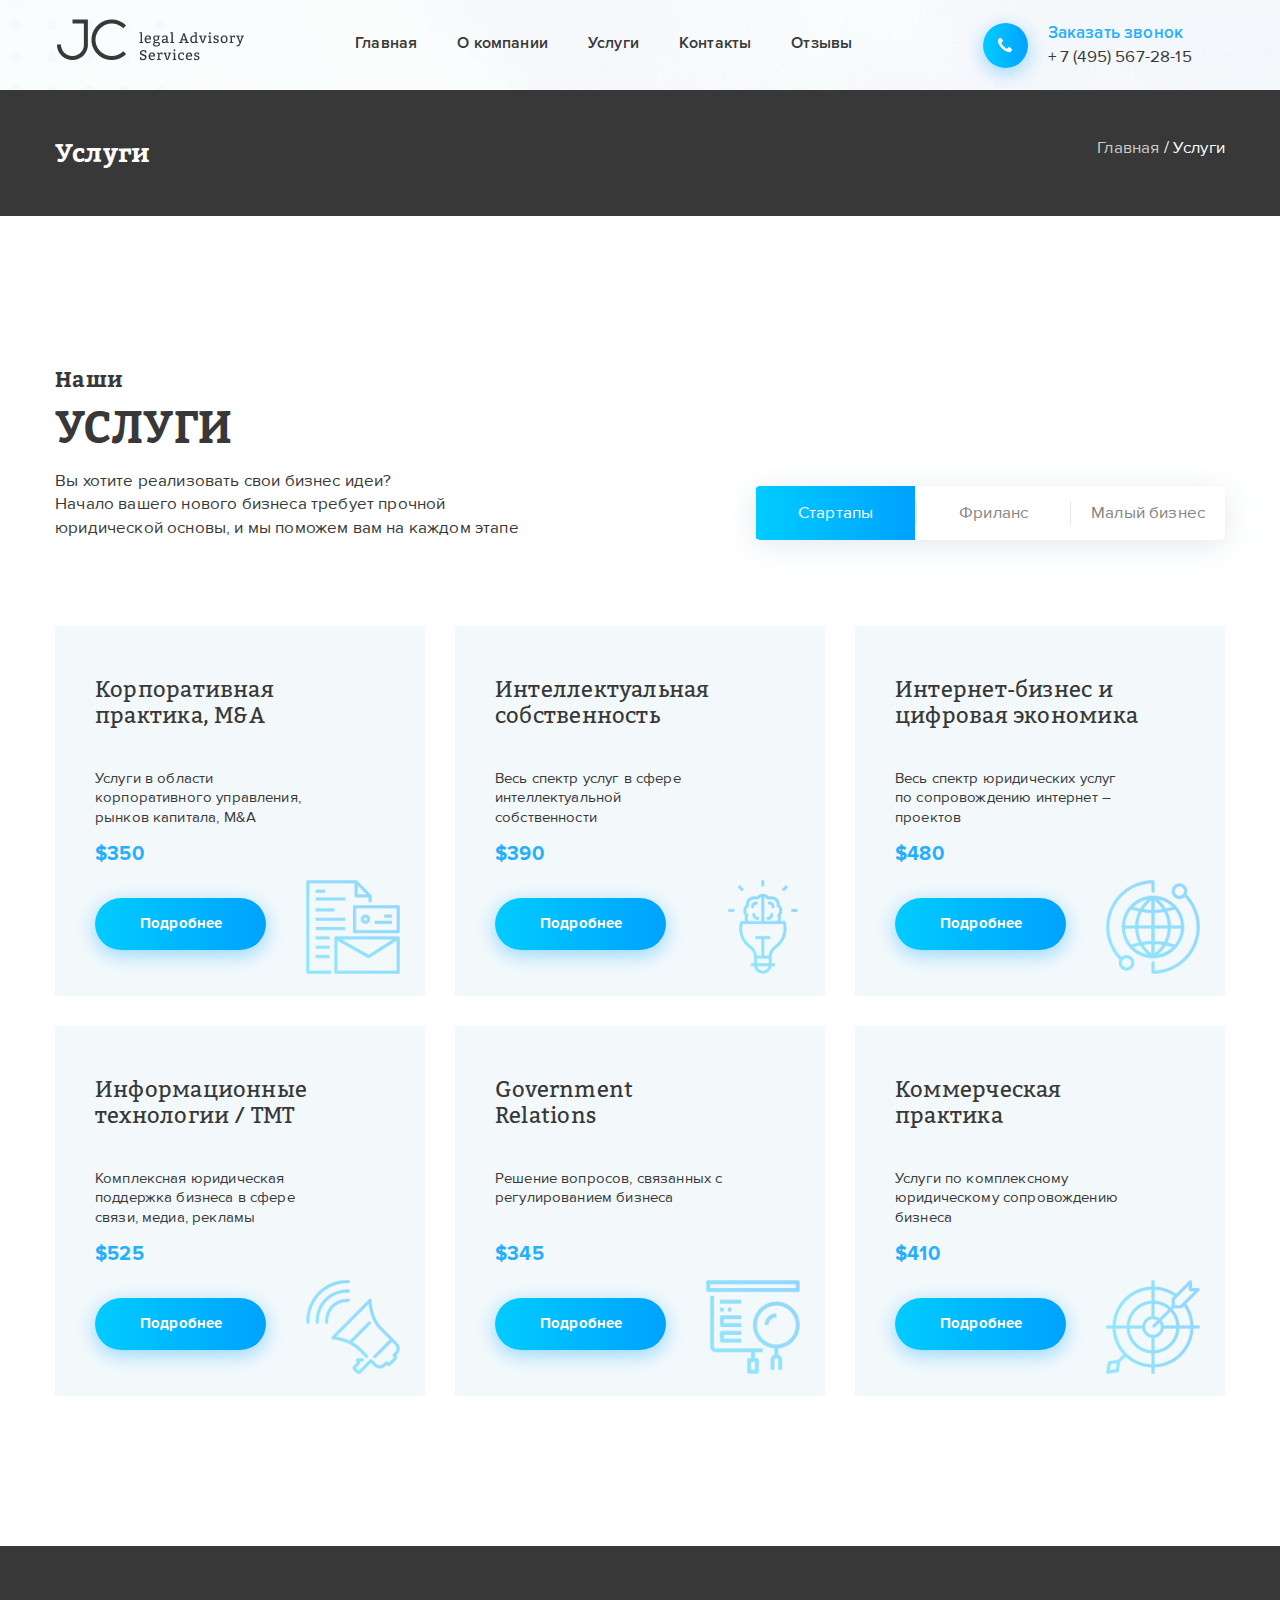
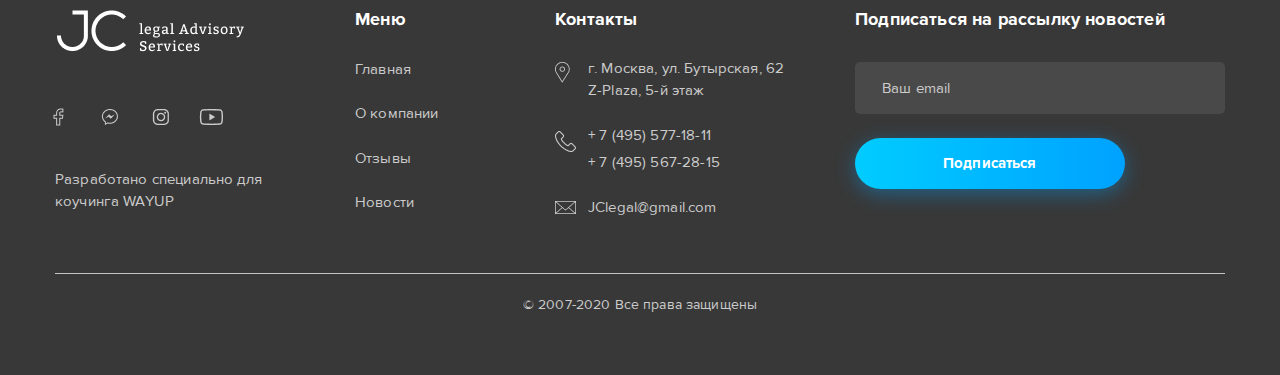
<file: services.html>
<!DOCTYPE html>
<html lang="en">
  <head>
    <meta charset="UTF-8" />
    <meta
      name="viewport"
      content="width=device-width, user-scalable=no, initial-scale=1.0, maximum-scale=1.0, minimum-scale=1.0"
    />
    <meta http-equiv="X-UA-Compatible" content="ie=edge" />
    <title>JC legal Advisory Services</title>
    <meta name="description" content="Юридическая консультация для бизнеса" />
    <meta
      name="keywords"
      content="JC, Стартап, Фриланс, Бизнесе, Юр-консультация,  Юрисконсульт, Юрфирма"
    />
    <!-- Favicon -->
    <link rel="icon" href="img/favicon.ico" type="image/x-icon" />
    <link rel="shortcut icon" href="img/favicon.ico" type="image/x-icon" />
    <!-- OG Tags -->
    <meta property="og:title" content="ПРАВИЛЬНЫЙ ВЫБОР ДЛЯ ВАС" />
    <meta
      property="og:description"
      content="JC - это юридическая фирма с полным спектром услуг, специализирующаяся на стартапах, фрилансерах и малом бизнесе.
  "
    />
    <meta property="og:type" content="article" />
    <meta property="og:image" content="img/650x527-lm31-smm.png" />
    <meta property="og:site_name" content="TEST" />
    <!--Font-->
    <link rel="stylesheet" href="css/font.css" />
    <!-- Bootstrap CSS -->
    <link rel="stylesheet" href="css/bootstrap.min.css" />
    <link rel="stylesheet" href="css/bootstrap-reboot.min.css" />
    <!-- CSS Styles -->
    <link rel="stylesheet" href="css/main.css" />
  </head>
  <body>
    <header id="header" class="header">
      <nav class="nav ">
        <div class="container">
          <div class="row align-items-center">
            <div class=" col-auto col-xl-3">
              <a href="index.html" class="logo">
                <img
                  src="img/logo-black.png"
                  alt="legal Advisory Services"
                  class="logo-black"
                />
              </a>
            </div>
            <div class="d-none d-lg-block col-lg-6">
              <ul class="menu d-flex">
                <li class="menu__item">
                  <a href="index.html" class="menu__link">
                    Главная
                  </a>
                </li>
                <li class="menu__item">
                  <a href="about.html" class="menu__link">
                    О компании
                  </a>
                </li>
                <li class="menu__item">
                  <a href="services.html" class="menu__link">
                    Услуги
                  </a>
                </li>
                <li class="menu__item">
                  <a href="contacts.html" class="menu__link">
                    Контакты
                  </a>
                </li>
                <li class="menu__item">
                  <a href="reviews.html" class="menu__link">
                    Отзывы
                  </a>
                </li>
              </ul>
            </div>
            <div
              class="d-none d-sm-block col-auto col-lg-3 ml-auto col-md-4 d-sm-flex justify-content-center"
            >
              <div class="tel d-flex align-items-center ">
                <a href="#" class="tel__btn">
                  <img
                    src="img/phone-logo.png"
                    alt="Лого телефона"
                    class="tel__icon"
                  />
                </a>
                <div class="tel__wrap">
                  <a href="#" class="tel__text">
                    Заказать звонок
                  </a>
                  <a href="tel:+74955672815" class="tel__namber">
                    + 7 (495) 567-28-15
                  </a>
                </div>
              </div>
            </div>
            <div class="col-auto d-lg-none ml-auto ml-md-0">
              <dav href="#" class="gamburger-menu-link">
                <img
                  src="img/menu.png"
                  alt="Menu logo"
                  class="gamburger-menu"
                />
              </dav>
            </div>
          </div>
        </div>
        <div class="hamburger-menu">
          <div class="hamburger-menu__wrap ml-auto">
            <div
              class="hamburger-menu__head d-flex align-items-center justify-content-between"
            >
              <a href="index.html" class="hamburger-menu__logo">
                <img
                  src="img/hamburger-logo.png"
                  alt="Логотип фирмы"
                  class="hamburger-menu__img"
                />
              </a>
              <div class="hamburger-menu__close">
                X
              </div>
            </div>
            <ul class="hamburger-menu__list">
              <li class="hamburger-menu__item">
                <a
                  href="index.html"
                  class="hamburger-menu__link hamburger-menu__link_after"
                >
                  Главная
                </a>
              </li>
              <li class="hamburger-menu__item">
                <a
                  href="about.html"
                  class="hamburger-menu__link hamburger-menu__link_after"
                >
                  О компании
                </a>
              </li>
              <li class="hamburger-menu__item">
                <a
                  href="services.html"
                  class="hamburger-menu__link hamburger-menu__link_after"
                >
                  Услуги
                </a>
              </li>
              <li class="hamburger-menu__item">
                <a
                  href="contacts.html"
                  class="hamburger-menu__link hamburger-menu__link_after"
                >
                  Контакты
                </a>
              </li>
              <li class="hamburger-menu__item">
                <a href="reviews.html" class="hamburger-menu__link">
                  Отзывы
                </a>
              </li>
            </ul>
            <div class="tel d-flex align-items-center hamburger-margin">
              <a href="#" class="tel__btn">
                <img
                  src="img/phone-logo.png"
                  alt="Лого телефона"
                  class="tel__icon"
                />
              </a>
              <div class="tel__wrap">
                <a href="#" class="tel__text">
                  Заказать звонок
                </a>
                <a href="tel:+74955672815" class="tel__namber">
                  + 7 (495) 567-28-15
                </a>
              </div>
            </div>
          </div>
        </div>
      </nav>
      <div class="offer-nav">
        <div class="container">
          <div class="row">
            <div class="col-md-auto">
              <h1 class="offer-nav-title">
                Услуги
              </h1>
            </div>
            <div class="col-md-auto ml-md-auto">
              <div class="offer-nav-links">
                <a href="index.html" class="offer-nav-links__main">Главная</a>
                <span class="offer-nav-links__text">/ Услуги</span>
              </div>
            </div>
          </div>
        </div>
      </div>
    </header>
    <section class="services" id="services">
      <div class="container">
        <div class="row">
          <div class="col-xl-5">
            <h2 class="services-title h2">
              <span>
                Наши
              </span>
              Услуги
            </h2>
            <p class="services-text">
              Вы хотите реализовать свои бизнес идеи?<br />
              Начало вашего нового бизнеса требует прочной юридической основы, и
              мы поможем вам на каждом этапе
            </p>
          </div>
          <div class="col-xl-5 d-flex align-items-end ml-auto">
            <ul class="cases-tabs d-sm-flex justify-content-around">
              <li class="cases-tabs__item">
                <div href="#" class="cases-tabs__link cases-tabs__link_active">
                  Стартапы
                </div>
              </li>
              <li class="cases-tabs__item">
                <div href="#" class="cases-tabs__link cases-tabs__link_border">
                  Фриланс
                </div>
              </li>
              <li class="cases-tabs__item">
                <div href="#" class="cases-tabs__link cases-tabs__link_padding">
                  Малый бизнес
                </div>
              </li>
            </ul>
          </div>
        </div>
        <div class="services-cards">
          <div class="row">
            <div class="col-md-6 col-xl-4">
              <div class="services-item services-item_bg1">
                <h3 class="services-item__title">
                  Корпоративная практика, M&A
                </h3>
                <p class="services-item__text">
                  Услуги в области корпоративного управления, рынков капитала,
                  M&A
                </p>
                <span class="services-item__price">
                  $350
                </span>
                <a href="#" class="services-item__btn button">Подробнее</a>
              </div>
            </div>
            <div class="col-md-6 col-xl-4">
              <div class="services-item services-item_bg2">
                <h3 class="services-item__title">
                  Интеллектуальная собственность
                </h3>
                <p class="services-item__text">
                  Весь спектр услуг в сфере интеллектуальной собственности
                </p>
                <span class="services-item__price">
                  $390
                </span>
                <a href="#" class="services-item__btn button">Подробнее</a>
              </div>
            </div>
            <div class="col-md-6 col-xl-4">
              <div class="services-item services-item_bg3">
                <h3 class="services-item__title">
                  Интернет-бизнес и цифровая экономика
                </h3>
                <p class="services-item__text">
                  Весь спектр юридических услуг по сопровождению интернет –
                  проектов
                </p>
                <span class="services-item__price">
                  $480
                </span>
                <a href="#" class="services-item__btn button">Подробнее</a>
              </div>
            </div>
            <div class="col-md-6 col-xl-4">
              <div class="services-item services-item_bg4">
                <h3 class="services-item__title">
                  Информационные технологии / ТМТ
                </h3>
                <p class="services-item__text">
                  Комплексная юридическая поддержка бизнеса в сфере связи,
                  медиа, рекламы
                </p>
                <span class="services-item__price">
                  $525
                </span>
                <a href="#" class="services-item__btn button">Подробнее</a>
              </div>
            </div>
            <div class="col-md-6 col-xl-4">
              <div class="services-item services-item_bg5">
                <h3 class="services-item__title">
                  Government <br />
                  Relations
                </h3>
                <p class="services-item__text">
                  Решение вопросов, связанных с регулированием бизнеса
                </p>
                <span class="services-item__price">
                  $345
                </span>
                <a href="#" class="services-item__btn button">Подробнее</a>
              </div>
            </div>
            <div class="col-md-6 col-xl-4">
              <div class="services-item services-item_bg6">
                <h3 class="services-item__title">
                  Коммерческая практика
                </h3>
                <p class="services-item__text">
                  Услуги по комплексному юридическому сопровождению бизнеса
                </p>
                <span class="services-item__price">
                  $410
                </span>
                <a href="#" class="services-item__btn button">Подробнее</a>
              </div>
            </div>
          </div>
        </div>
        <div class="services-cards hide">
          <div class="row">
            <div class="col-md-6 col-xl-4">
              <div class="services-item services-item_bg5">
                <h3 class="services-item__title">
                  Government <br />
                  Relations
                </h3>
                <p class="services-item__text">
                  Решение вопросов, связанных с регулированием бизнеса
                </p>
                <span class="services-item__price">
                  $345
                </span>
                <a href="#" class="services-item__btn button">Подробнее</a>
              </div>
            </div>
            <div class="col-md-6 col-xl-4">
              <div class="services-item services-item_bg1">
                <h3 class="services-item__title">
                  Корпоративная практика, M&A
                </h3>
                <p class="services-item__text">
                  Услуги в области корпоративного управления, рынков капитала,
                  M&A
                </p>
                <span class="services-item__price">
                  $350
                </span>
                <a href="#" class="services-item__btn button">Подробнее</a>
              </div>
            </div>
            <div class="col-md-6 col-xl-4">
              <div class="services-item services-item_bg3">
                <h3 class="services-item__title">
                  Интернет-бизнес и цифровая экономика
                </h3>
                <p class="services-item__text">
                  Весь спектр юридических услуг по сопровождению интернет –
                  проектов
                </p>
                <span class="services-item__price">
                  $480
                </span>
                <a href="#" class="services-item__btn button">Подробнее</a>
              </div>
            </div>
            <div class="col-md-6 col-xl-4">
              <div class="services-item services-item_bg2">
                <h3 class="services-item__title">
                  Интеллектуальная собственность
                </h3>
                <p class="services-item__text">
                  Весь спектр услуг в сфере интеллектуальной собственности
                </p>
                <span class="services-item__price">
                  $390
                </span>
                <a href="#" class="services-item__btn button">Подробнее</a>
              </div>
            </div>
            <div class="col-md-6 col-xl-4">
              <div class="services-item services-item_bg6">
                <h3 class="services-item__title">
                  Коммерческая практика
                </h3>
                <p class="services-item__text">
                  Услуги по комплексному юридическому сопровождению бизнеса
                </p>
                <span class="services-item__price">
                  $410
                </span>
                <a href="#" class="services-item__btn button">Подробнее</a>
              </div>
            </div>            
            <div class="col-md-6 col-xl-4">
              <div class="services-item services-item_bg4">
                <h3 class="services-item__title">
                  Информационные технологии / ТМТ
                </h3>
                <p class="services-item__text">
                  Комплексная юридическая поддержка бизнеса в сфере связи,
                  медиа, рекламы
                </p>
                <span class="services-item__price">
                  $525
                </span>
                <a href="#" class="services-item__btn button">Подробнее</a>
              </div>
            </div>
          </div>
        </div>
        <div class="services-cards hide">
          <div class="row">
            <div class="col-md-6 col-xl-4">
              <div class="services-item services-item_bg6">
                <h3 class="services-item__title">
                  Коммерческая практика
                </h3>
                <p class="services-item__text">
                  Услуги по комплексному юридическому сопровождению бизнеса
                </p>
                <span class="services-item__price">
                  $410
                </span>
                <a href="#" class="services-item__btn button">Подробнее</a>
              </div>
            </div>
            <div class="col-md-6 col-xl-4">
              <div class="services-item services-item_bg3">
                <h3 class="services-item__title">
                  Интернет-бизнес и цифровая экономика
                </h3>
                <p class="services-item__text">
                  Весь спектр юридических услуг по сопровождению интернет –
                  проектов
                </p>
                <span class="services-item__price">
                  $480
                </span>
                <a href="#" class="services-item__btn button">Подробнее</a>
              </div>
            </div>
            <div class="col-md-6 col-xl-4">
              <div class="services-item services-item_bg2">
                <h3 class="services-item__title">
                  Интеллектуальная собственность
                </h3>
                <p class="services-item__text">
                  Весь спектр услуг в сфере интеллектуальной собственности
                </p>
                <span class="services-item__price">
                  $390
                </span>
                <a href="#" class="services-item__btn button">Подробнее</a>
              </div>
            </div>            
            <div class="col-md-6 col-xl-4">
              <div class="services-item services-item_bg4">
                <h3 class="services-item__title">
                  Информационные технологии / ТМТ
                </h3>
                <p class="services-item__text">
                  Комплексная юридическая поддержка бизнеса в сфере связи,
                  медиа, рекламы
                </p>
                <span class="services-item__price">
                  $525
                </span>
                <a href="#" class="services-item__btn button">Подробнее</a>
              </div>
            </div>
            <div class="col-md-6 col-xl-4">
              <div class="services-item services-item_bg1">
                <h3 class="services-item__title">
                  Корпоративная практика, M&A
                </h3>
                <p class="services-item__text">
                  Услуги в области корпоративного управления, рынков капитала,
                  M&A
                </p>
                <span class="services-item__price">
                  $350
                </span>
                <a href="#" class="services-item__btn button">Подробнее</a>
              </div>
            </div>
            <div class="col-md-6 col-xl-4">
              <div class="services-item services-item_bg5">
                <h3 class="services-item__title">
                  Government <br />
                  Relations
                </h3>
                <p class="services-item__text">
                  Решение вопросов, связанных с регулированием бизнеса
                </p>
                <span class="services-item__price">
                  $345
                </span>
                <a href="#" class="services-item__btn button">Подробнее</a>
              </div>
            </div>            
          </div>
        </div>
      </div>
    </section>
    <footer id="footer" class="footer">
      <div class="container">
        <div class="footer-wrap">
          <div class="row">
            <div class="col-lg-3">
              <div
                class="footer-soc d-sm-flex d-lg-block justify-content-between"
              >
                <a href="index.html" class="footer-soc__logo">
                  <img
                    src="img/logo-wite.png"
                    alt="Изображение логотипа"
                    class="footer-soc__img"
                  />
                </a>
                <div class="footer-soc__wrap d-flex align-items-center">
                  <a
                    href="#"
                    target="_blank"
                    class="footer-soc__link footer-soc__link_fasebook"
                  ></a>
                  <a
                    href="#"
                    target="_blank"
                    class="footer-soc__link footer-soc__link_masanger"
                  ></a>
                  <a
                    href="#"
                    target="_blank"
                    class="footer-soc__link footer-soc__link_instagram"
                  ></a>
                  <a
                    href="#"
                    target="_blank"
                    class="footer-soc__link footer-soc__link_youtube"
                  ></a>
                </div>
                <p class="footer-soc__text d-none d-lg-block">
                  Разработано специально для коучинга WAYUP
                </p>
              </div>
            </div>
            <div class="col-auto col-md-2 col-lg-2">
              <ul class="footer-menu">
                <li class="footer-menu__title">
                  Меню
                </li>
                <li class="footer-menu__item">
                  <a href="index.html" class="footer-menu__link">
                    Главная
                  </a>
                </li>
                <li class="footer-menu__item">
                  <a href="about.html" class="footer-menu__link">
                    О компании
                  </a>
                </li>
                <li class="footer-menu__item">
                  <a href="#" class="footer-menu__link">
                    Отзывы
                  </a>
                </li>
                <li class="footer-menu__item">
                  <a href="index.html#news" class="footer-menu__link">
                    Новости
                  </a>
                </li>
              </ul>
            </div>
            <div class="col-auto col-md-4 offset-md-1 offset-lg-0 col-lg-3">
              <ul class="footer-contact">
                <li class="footer-contact__title">
                  Контакты
                </li>
                <li class="footer-contact__item footer-contact__item_geo">
                  <a href="#" target="_blank" class="footer-contact__link">
                    г. Москва, ул. Бутырская, 62 Z-Plaza, 5-й этаж
                  </a>
                </li>
                <li class="footer-contact__item footer-contact__item_number">
                  <a href="tel:+7495771811" class="footer-contact__link">
                    + 7 (495) 577-18-11
                  </a>
                  <a href="tel:+7495672815" class="footer-contact__link">
                    + 7 (495) 567-28-15
                  </a>
                </li>
                <li class="footer-contact__item  footer-contact__item_mail">
                  <a
                    href="mailto:JClegal@gmail.com"
                    class="footer-contact__link"
                  >
                    JClegal@gmail.com
                  </a>
                </li>
              </ul>
            </div>
            <div class="col-lg-4">
              <form action="#" class="footer-form">
                <h4 class="footer-form__title">
                  Подписаться на рассылку новостей
                </h4>
                <input
                  type="mail"
                  class="footer-form__mail"
                  placeholder="Ваш email"
                  class="footer-form__mail"
                />
                <input
                  type="submit"
                  value="Подписаться"
                  cursor="pointer"
                  class="footer-form__btn button"
                />
              </form>
            </div>
            <div class="col d-lg-none text-center">
              <p class="footer-soc__text">
                Разработано специально для коучинга WAYUP
              </p>
            </div>
          </div>
        </div>
        <div class="row">
          <div class="col-12">
            <p class="footer-rights">
              © 2007-2020 Все права защищены
            </p>
          </div>
        </div>
      </div>
    </footer>
    <form class="modal hide">
      <div class="modal__wrap">
        <div class="modal__close">
          X
        </div>
        <h3 class="modal__title">
          Отправьте заявку
        </h3>
        <p class="modal__text">
          И наши специалисты свяжутся с вами ближайшее время для оказания
          профессиональной помощи!
        </p>
        <p class="modal__name-title">
          Имя
        </p>
        <input class="modal__input-name" type="text" name="name" required />
        <p class="modal__tel-title">
          Телефон
        </p>
        <input class="modal__input-tel" type="tel" name="phone" required />
        <button class="modal__send button" type="submit">Отправить</button>
      </div>
    </form>
    <script src="js/jquery-3.4.1.min.js"></script>
    <script src="js/main.js"></script>
  </body>
</html>
</file>
<file: css/font.css>
@font-face {
  font-family: "Bitter";

  src: url("../fonts/Bitter-Regular/Bitter-Regular.eot");

  src: url("../fonts/Bitter-Regular/Bitter-Regular.eot?iefix") format("eot"),
    url("../fonts/Bitter-Regular/Bitter-Regular.woff") format("woff"),
    url("../fonts/Bitter-Regular/Bitter-Regular.ttf") format("truetype"),
    url("../fonts/Bitter-Regular/Bitter-Regular.svg#Bitter-Regular")
      format("svg");

  font-weight: 400;

  font-style: normal;
}

@font-face {
  font-family: "Bitter";

  src: url("../fonts/Bitter-Bold/Bitter-Bold.eot");

  src: url("../fonts/Bitter-Bold/Bitter-Bold.eot?iefix") format("eot"),
    url("../fonts/Bitter-Bold/Bitter-Bold.woff") format("woff"),
    url("../fonts/Bitter-Bold/Bitter-Bold.ttf") format("truetype"),
    url("../fonts/Bitter-Bold/Bitter-Bold.svg#Bitter-Bold") format("svg");

  font-weight: 700;

  font-style: normal;
}

@font-face {
  font-family: "Bitter";

  src: url("../fonts/Bitter-BoldItalic/Bitter-BoldItalic.eot");

  src: url("../fonts/Bitter-BoldItalic/Bitter-BoldItalic.eot?iefix")
      format("eot"),
    url("../fonts/Bitter-BoldItalic/Bitter-BoldItalic.woff") format("woff"),
    url("../fonts/Bitter-BoldItalic/Bitter-BoldItalic.ttf") format("truetype"),
    url("../fonts/Bitter-BoldItalic/Bitter-BoldItalic.svg#Bitter-BoldItalic")
      format("svg");

  font-weight: 700;

  font-style: italic;
}

@font-face {
  font-family: "Bitter";

  src: url("../fonts/Bitter-Italic/Bitter-Italic.eot");

  src: url("../fonts/Bitter-Italic/Bitter-Italic.eot?iefix") format("eot"),
    url("../fonts/Bitter-Italic/Bitter-Italic.woff") format("woff"),
    url("../fonts/Bitter-Italic/Bitter-Italic.ttf") format("truetype"),
    url("../fonts/Bitter-Italic/Bitter-Italic.svg#Bitter-Italic") format("svg");

  font-weight: 400;

  font-style: italic;
}

@font-face {
  font-family: "GeometricaSans";

  src: url("../fonts/GeometricaSans-Regular/GeometricaSans-Regular.eot");

  src: url("../fonts/GeometricaSans-Regular/GeometricaSans-Regular.eot?iefix")
      format("eot"),
    url("../fonts/GeometricaSans-Regular/GeometricaSans-Regular.woff")
      format("woff"),
    url("../fonts/GeometricaSans-Regular/GeometricaSans-Regular.ttf")
      format("truetype"),
    url("../fonts/GeometricaSans-Regular/GeometricaSans-Regular.svg#GeometricaSans-Regular")
      format("svg");

  font-weight: normal;

  font-style: normal;
}

@font-face {
  font-family: "ProximaNova";

  src: url("../fonts/ProximaNova-Bold/ProximaNova-Bold.eot");

  src: url("../fonts/ProximaNova-Bold/ProximaNova-Bold.eot?iefix") format("eot"),
    url("../fonts/ProximaNova-Bold/ProximaNova-Bold.woff") format("woff"),
    url("../fonts/ProximaNova-Bold/ProximaNova-Bold.ttf") format("truetype"),
    url("../fonts/ProximaNova-Bold/ProximaNova-Bold.svg#ProximaNova-Bold")
      format("svg");

  font-weight: 700;

  font-style: normal;
}

@font-face {
  font-family: "ProximaNova";

  src: url("../fonts/ProximaNova-Light/ProximaNova-Light.eot");

  src: url("../fonts/ProximaNova-Light/ProximaNova-Light.eot?iefix")
      format("eot"),
    url("../fonts/ProximaNova-Light/ProximaNova-Light.woff") format("woff"),
    url("../fonts/ProximaNova-Light/ProximaNova-Light.ttf") format("truetype"),
    url("../fonts/ProximaNova-Light/ProximaNova-Light.svg#ProximaNova-Light")
      format("svg");

  font-weight: 300;

  font-style: normal;
}

@font-face {
  font-family: "ProximaNova";

  src: url("../fonts/ProximaNova-Semibold/ProximaNova-Semibold.eot");

  src: url("../fonts/ProximaNova-Semibold/ProximaNova-Semibold.eot?iefix")
      format("eot"),
    url("../fonts/ProximaNova-Semibold/ProximaNova-Semibold.woff")
      format("woff"),
    url("../fonts/ProximaNova-Semibold/ProximaNova-Semibold.ttf")
      format("truetype"),
    url("../fonts/ProximaNova-Semibold/ProximaNova-Semibold.svg#ProximaNova-Semibold")
      format("svg");

  font-weight: 600;

  font-style: normal;
}

@font-face {
  font-family: "ProximaNova";

  src: url("../fonts/ProximaNova-Regular/ProximaNova-Regular.eot");

  src: url("../fonts/ProximaNova-Regular/ProximaNova-Regular.eot?iefix")
      format("eot"),
    url("../fonts/ProximaNova-Regular/ProximaNova-Regular.woff") format("woff"),
    url("../fonts/ProximaNova-Regular/ProximaNova-Regular.ttf")
      format("truetype"),
    url("../fonts/ProximaNova-Regular/ProximaNova-Regular.svg#ProximaNova-Regular")
      format("svg");

  font-weight: 400;

  font-style: normal;
}

@font-face {
  font-family: "ProximaNova";

  src: url("../fonts/ProximaNova-Thin/ProximaNova-Thin.eot");

  src: url("../fonts/ProximaNova-Thin/ProximaNova-Thin.eot?iefix") format("eot"),
    url("../fonts/ProximaNova-Thin/ProximaNova-Thin.woff") format("woff"),
    url("../fonts/ProximaNova-Thin/ProximaNova-Thin.ttf") format("truetype"),
    url("../fonts/ProximaNova-Thin/ProximaNova-Thin.svg#ProximaNova-Thin")
      format("svg");

  font-weight: 100;

  font-style: normal;
}
</file>
<file: css/main.css>
/**************specification**************/

body {
  font-family: "ProximaNova";
  font-style: normal;
  font-size: 17px;
  line-height: 140%;
  color: #383838;
  padding: 0;
  margin: 0;
  font-weight: 400;
  letter-spacing: 0.01em;
  min-width: 319px;
}

input,
input:hover,
input:focus,
input:active,
button,
button:hover,
button:focus,
button:active {
  outline: none;
}

a,
a:hover,
a:active {
  text-decoration: none;
}

a,
button,
input {
  transition: all 0.8s ease;
}

ul,
li {
  display: block;
  padding: 0;
  margin: 0;
}

h1,
h2,
h3,
h4,
h5,
h6 {
  text-transform: uppercase;
  font-weight: 900;
  line-height: 1.6em;
  margin: 0;
}

a {
  display: inline-block;
  margin: 0;
}

p {
  margin: 0;
}

.button {
  background: linear-gradient(90deg, #00ccff 0%, #00a2ff 100%);
  box-shadow: 0px 5px 20px rgba(0, 163, 255, 0.4);
  border-radius: 30px;
  padding: 14px 41px;
  font-weight: 700;
  color: #fff;
  letter-spacing: 0.01em;
  font-size: 15px;
}

.button:hover {
  box-shadow: 0px 5px 7px rgba(0, 163, 255, 0.4);
  color: #fff;
}

.button:active {
  box-shadow: none;
  color: #fff;
}

.hide {
  /* visibility: hidden; */
  display: none !important;
}

.h2 span {
  font-family: Bitter;
  font-weight: bold;
  font-size: 21px;
  line-height: 130%;
  display: block;
  text-transform: none;
}

.h2 {
  font-family: "Bitter";
  font-weight: bold;
  font-size: 42px;
  line-height: 160%;
  margin-bottom: 8px;
  padding-right: 5px;
  letter-spacing: 0.01em;
}

.reed-more {
  position: absolute;
  display: flex;
  bottom: 25px;
  left: 25px;
  font-family: "ProximaNova";
  font-weight: 600;
  font-size: 15px;
  line-height: 100%;
  letter-spacing: 0.01em;
  color: #26afff;
}

.reed-more:after {
  content: "";
  display: flex;
  width: 50px;
  height: 1px;
  margin: 8px 0 0 12px;
  background: #26afff;
}

.reed-more:hover {
  color: #000;
}
/***************Main*************************************************/
/**************header**************/
.header {
  background: url(../img/bg-1.jpg) no-repeat center top;
  background-size: cover;
}
/*...Nav...*/

.nav {
  box-shadow: 0px 5px 30px rgba(206, 218, 228, 0.6);
}

.logo {
  padding: 15px 0;
}

.menu__link {
  font-weight: 600;
  font-size: 16px;
  padding: 32px 20px;
  color: #383838;
  border-bottom: 2px solid transparent;
}

.menu {
  margin-left: -20px;
}

.menu__link:hover {
  color: #26afff;
  border-bottom: 2px solid #26afff;
}

.tel__namber {
  color: #383838;
  font-size: 17px;
  width: 150px;
}

.tel__text {
  display: flex;
  color: #26afff;
  font-weight: 600;
}

.tel__btn {
  background: linear-gradient(90deg, #00ccff 0%, #00a2ff 100%);
  width: 45px;
  height: 45px;
  box-shadow: 0px 5px 20px rgba(0, 163, 255, 0.4);
  border-radius: 50%;
  margin-right: 20px;
  display: flex;
  align-items: center;
  justify-content: center;
}

.tel__btn:hover {
  box-shadow: 0px 3px 8px rgba(0, 163, 255, 0.4);
}

/*...Offer...*/

.offer {
  padding: 111px 0 550px;
}

.offer__subtitle {
  display: block;
  font-family: "Bitter";
  font-weight: 400;
  font-size: 25px;
  margin-bottom: 10px;
  text-transform: none;
  line-height: 140%;
}

.offer__title {
  font-family: "Bitter";
  font-weight: bold;
  font-size: 50px;
  line-height: 100%;
}

.offer__text {
  font-size: 17px;
  max-width: 570px;
  margin: 25px auto 30px;
}

/*************Hamburger Menu************/

.hamburger-menu {
  display: none;
  position: fixed;
  width: 100%;
  height: 100%;
  background: rgba(0, 0, 0, 0.3);
  z-index: 3;
  top: 0;
  right: 0;
}

.hamburger-menu__wrap {
  height: 100%;
  width: 281px;
  background: #fff;
  display: flex;
  flex-direction: column;
}

.hamburger-margin {
  margin: auto 0 42px 17px;
}

.hamburger-menu__head {
  padding: 42px 30px 58px 20px;
}
.hamburger-menu__link {
  padding: 15px 0 16px 20px;
  color: #858585;
  width: 100%;
}

.hamburger-menu__item {
  position: relative;
  margin-top: 1px;
}

.hamburger-menu__link_after::after {
  content: "";
  position: absolute;
  bottom: -1px;
  left: 20px;
  background: #dee6e9;
  width: 75px;
  height: 1px;
}

.hamburger-menu__link:hover {
  background: linear-gradient(90deg, #00ccff 0%, #00a2ff 100%);
  color: #fff;
}

.hamburger-menu__close {
  color: #858585;
  font-weight: 600;
}

/***************Helps****************/

.helps {
  padding: 186px 0 48px;
  position: relative;
}

.help {
  max-width: 300px;
}

.helps:after {
  content: "";
  width: 73%;
  height: 378px;
  right: 0;
  top: 150px;
  position: absolute;
  background: #f3f9fb;
  z-index: -1;
}

.help__btn {
  padding: 14px 48px;
  margin-top: 28px;
}

.cards {
  padding: 35px 20px 40px;
  box-shadow: 0px 5px 30px rgba(206, 218, 228, 0.6);
  max-width: 233px;
  background: #fff;
  border-radius: 5px;
  margin-top: 14px;
  height: 278px;
}

.cards__title {
  font-family: "Bitter";
  font-weight: bold;
  font-size: 18px;
  line-height: 100%;
  margin: 20px 0 15px;
  text-transform: none;
}

.cards__text {
  font-size: 14px;
  line-height: 122%;
  color: #858585;
}

/**************Cases*********************/

.cases {
  padding: 152px 0 212px;
}

.cases-wrap {
  margin-top: 29px;
}

.cases-tabs {
  box-shadow: 0px 5px 30px rgba(206, 218, 228, 0.6);
  border-radius: 5px;
  width: 470px;
  overflow: hidden;
}

.cases-tabs__link {
  padding: 15px 42px;
  color: #858585;
  position: relative;
  cursor: pointer;
}

.cases-tabs__link_padding {
  padding: 15px 19px;
}

.cases-tabs__link:hover {
  color: #000;
}

.cases-tabs__link_active {
  background: linear-gradient(90deg, #00ccff 0%, #00a2ff 100%);
  color: #fff;
}

.cases-tabs__link_border:before {
  content: "";
  position: absolute;
  top: 15px;
  left: -1px;
  width: 1px;
  height: 24px;
  background: #dee6e9;
}

.cases-tabs__link_border:after {
  content: "";
  position: absolute;
  top: 15px;
  right: -1px;
  width: 1px;
  height: 24px;
  background: #dee6e9;
}

.case__title {
  font-family: Bitter;
  font-weight: 400;
  text-transform: none;
  font-size: 22px;
  line-height: 120%;
  letter-spacing: 0.01em;
  max-width: 192px;
  margin-top: 58px;
}

.case {
  margin-top: 60px;
  position: relative;
}

.case__img {
  width: 370px;
  height: 370px;
  object-fit: cover;
}

.case__photo {
  position: relative;
}

.case__photo:after {
  content: "";
  position: absolute;
  width: 290px;
  height: 100%;
  top: 0;
  left: -120px;
  background: #f3f9fb;
  z-index: -1;
}

.case__overlay {
  position: absolute;
  top: 0;
  left: 0;
  width: 100%;
  height: 100%;
  background: linear-gradient(
      1.19deg,
      #062b31 -15.8%,
      rgba(6, 43, 49, 0) 99.03%
    ),
    rgba(0, 181, 255, 0.2);
}

/***********Phone*****************/
.phone {
  background: linear-gradient(90deg, #00ccff 0%, #00a2ff 100%);
  height: 385px;
  position: relative;
}

.phone-title {
  font-family: "Bitter";
  text-transform: none;
  font-weight: 700;
  font-size: 26px;
  line-height: 140%;
  margin: 84px 0 35px auto;
  max-width: 570px;
  color: #fff;
}

.phone-btn {
  display: inline-block;
  background: #fff;
  color: #000;
  color: #26afff;
  border: 1px solid transparent;
  padding: 12px 71px;
}

.phone-btn:hover {
  background: #26afff;
  border: 1px solid #fff;
  color: #fff;
}

.phone-img {
  width: 421px;
  height: 495px;
  position: absolute;
  top: -62px;
  margin-left: 50px;
}

.phone-decor {
  background: url(../img/dots1.png) no-repeat;
  width: 286px;
  height: 174px;
  margin-top: 53px;
}

/***********News*****************/

.news {
  padding: 206px 0 127px;
}

.arow-left,
.arow-right {
  display: block;
  width: 50px;
  height: 50px;
  border-radius: 50%;
  margin-bottom: 17px;
  box-shadow: 0px 5px 20px rgba(0, 163, 255, 0.4);
}

.arow-left:hover,
.arow-right:hover {
  box-shadow: 0px 5px 20px rgba(0, 163, 255, 0.2);
}

.arow-left {
  background: #ffffff url(../img/arow-left.png) no-repeat center;
}

.arow-right {
  margin-left: 25px;
  background: #ffffff url(../img/arow-right.png) no-repeat center;
}
.news-item {
  box-shadow: 0px 5px 30px rgba(206, 218, 228, 0.6);
  border-radius: 2px;
  max-width: 354px;
  position: relative;
  padding: 189px 48px 84px 30px;
  height: 413px;
}

.news-item__wrap {
  width: 270px;
  height: 193px;
  position: absolute;
  left: -15px;
  top: -35px;
}

.news-item__overlay {
  position: absolute;
  top: 0;
  left: 0;
  width: 100%;
  height: 100%;
  background: linear-gradient(
      0.85deg,
      #062b31 -15.8%,
      rgba(6, 43, 49, 0) 99.03%
    ),
    rgba(0, 181, 255, 0.2);
}

.news-item__date {
  display: block;
  position: absolute;
  top: 22px;
  right: 13px;
  background: #26afff;
  box-shadow: 0px 5px 20px rgba(0, 163, 255, 0.4);
  border-radius: 2px;
  padding: 5px 18px 3px;
  font-size: 10px;
  line-height: 130%;
  color: #fff;
}

.news-item__title {
  font-family: "Bitter";
  font-weight: 700;
  font-size: 16px;
  line-height: 130%;
  letter-spacing: 0.01em;
  text-transform: none;
}
.news-item__text {
  font-size: 14px;
  line-height: 120%;
  letter-spacing: 0.01em;
  color: #858585;
  margin-top: 15px;
}

.news-item__link {
  margin-left: 5px;
  margin-bottom: 7px;
}

/***********Footer*****************/

.footer {
  background: #383838;
  color: #fff;
  padding: 60px 0;
  font-weight: 700;
  font-size: 18px;
  line-height: 150%;
  letter-spacing: 0.01em;
}

.footer-wrap {
  border-bottom: 1px solid #c4c4c4;
  padding-bottom: 35px;
}

.footer-soc__wrap {
  color: #cccccc;
  margin: 37px 0 37px -11px;
}

.footer-soc__link {
  display: block;
  width: 28px;
  height: 28px;
  border-radius: 2px;
  margin-right: 23px;
}

.footer-soc__link:hover {
  box-shadow: 0px 5px 20px rgba(0, 163, 255, 0.4);
}

.footer-soc__link_fasebook {
  background: url(../img/fasebook-icon.png) no-repeat center;
}

.footer-soc__link_masanger {
  background: url(../img/mesenger.png) no-repeat center;
}

.footer-soc__link_instagram {
  background: url(../img/instagram.png) no-repeat center;
}
.footer-soc__link_youtube {
  background: url(../img/youtube.png) no-repeat center;
}

.footer-soc__text,
.footer-menu__link,
.footer-contact__link {
  font-size: 15px;
  line-height: 150%;
  letter-spacing: 0.01em;
  color: #cccccc;
  font-weight: 400;
}

.footer-contact__link {
  width: 198px;
}

.footer-contact__item_number {
  width: 129px;
}

.footer-menu__title {
  margin-bottom: 22px;
}

.footer-contact__title {
  margin-bottom: 24px;
}

.footer-menu__link {
  margin-bottom: 19px;
}

.footer-contact__item {
  padding: 0 0 18px 33px;
}

.footer-contact__item_geo {
  background: url(../img/geo.png) no-repeat 0 5px;
}

.footer-contact__item_number {
  background: url(../img/phone-logo2.png) no-repeat 0 10px;
}

.footer-contact__item_mail {
  background: url(../img/mail.png) no-repeat 0 8px;
}

.footer-form__title {
  font-weight: 700;
  font-size: 18px;
  line-height: 150%;
  letter-spacing: 0.01em;
  text-transform: none;
  margin-bottom: 29px;
}

.footer-form__mail {
  width: 100%;
  padding: 17px 27px;
  background: #494949;
  border-radius: 5px;
  font-size: 15px;
  line-height: 100%;
  letter-spacing: 0.01em;
  border: none;
  margin-bottom: 24px;
}
input::-moz-placeholder {
  color: #cccccc;
}
input::-webkit-input-placeholder {
  color: #cccccc;
}
input:-ms-input-placeholder {
  color: #cccccc;
}
input::-ms-input-placeholder {
  color: #cccccc;
}
input::placeholder {
  color: #cccccc;
}

.footer-form__btn {
  padding: 12px 88px;
  border: none;
}

.footer-rights {
  padding-top: 20px;
  font-size: 14px;
  line-height: 150%;
  text-align: center;
  letter-spacing: 0.01em;
  color: #cccccc;
  font-weight: 400;
}

/***************About************************************************************/

/***************Offer***********/

.offer-nav {
  background: #383838;
  padding: 46px 0;
}

.offer-nav-title {
  font-family: "Bitter";
  font-weight: 700;
  font-size: 25px;
  line-height: 34px;
  color: #ffffff;
  text-transform: none;
}

.offer-nav-links__main,
.offer-nav-links__text {
  font-size: 17px;
  line-height: 21px;
  color: #cccccc;
}

.offer-nav-links__text {
  color: #fff;
}

.offer-nav-links__main:hover {
  color: #fff;
}

/*******************Why***********/

.why {
  padding: 150px 0;
}

.why-img {
  position: relative;
  overflow: hidden;
}

.why-img__img {
  width: 100%;
  object-fit: cover;
}

.why-img__overlay {
  position: absolute;
  top: 0;
  left: 0;
  width: 100%;
  height: 100%;
  background: linear-gradient(
      0.85deg,
      #062b31 -15.8%,
      rgba(6, 43, 49, 0) 99.03%
    ),
    rgba(0, 181, 255, 0.2);
}

.why-title {
  line-height: 130%;
  margin-top: 75px;
  padding-right: 0;
  margin-bottom: 0;
  max-width: 450px;
}

.why-text p {
  margin-top: 28px;
}

.director-card {
  position: relative;
  max-width: 525px;
  padding: 35px 146px 37px 55px;
  background: #f3f9fb;
}

.director-csrd__logo {
  position: absolute;
  width: 94px;
  height: 94px;
  top: 35px;
  left: -65px;
  border-radius: 50%;
  object-fit: cover;
}

.director-card__signature {
  content: "";
  position: absolute;
  width: 120px;
  height: 98px;
  bottom: 0;
  right: 0;
}

.director-card__lockquote {
  font-family: "Bitter";
  font-weight: 700;
  font-size: 15px;
  line-height: 150%;
  letter-spacing: 0.01em;
}

.director-card__name {
  text-transform: none;
  font-size: 17px;
  line-height: 150%;
}

.director-card__position {
  font-size: 13px;
  line-height: 150%;
}

/**************Interactive inform**********/

.inter-inform {
  background: url(../img/interactive-bg.jpg);
  padding: 126px 0 198px;
  background-size: cover;
  position: relative;
}

.inter-inform:before {
  content: "";
  display: block;
  position: absolute;
  top: 0;
  left: 0;
  height: 100%;
  width: 100%;
  background: rgba(35, 35, 35, 0.65);
}

.procent__text {
  display: flex;
  height: 192px;
  width: 192px;
  border-radius: 50%;
  border: 4px solid rgba(255, 255, 255, 0.1);
  font-weight: 300;
  font-size: 45px;
  line-height: 150%;
  text-align: center;
  letter-spacing: 0.01em;
  color: rgba(255, 255, 255, 0.8);
  align-items: center;
  justify-content: center;
}

.procent {
  padding: 20px 0;
  width: 232px;
  margin: 0 auto;
}

.procent__title {
  font-family: "Bitter";
  font-weight: 700;
  font-size: 15px;
  line-height: 150%;
  text-align: center;
  letter-spacing: 0.01em;
  color: #ffffff;
  text-transform: none;
  margin-top: 5px;
}

.procent_100 {
  background: url(../img/100.png) no-repeat center;
}

.procent_87 {
  background: url(../img/87.png) no-repeat center;
}

.procent_66 {
  background: url(../img/66.png) no-repeat -10px center;
}

.procent_31 {
  background: url(../img/31.png) no-repeat -10px -10px;
}

/************Team**********/

.team {
  padding: 150px 0;
}

.team-card__wrapper {
  width: 370px;
  height: 394px;
  position: relative;
  overflow: hidden;
}

.team-card__position {
  position: absolute;
  width: 141px;
  height: 34px;
  right: 0px;
  bottom: 0px;
  background: #26afff;
  color: #fff;
  display: flex;
  align-items: center;
  justify-content: center;
  font-size: 12px;
  line-height: 150%;
}

.team-card__wrap {
  width: 354px;
  height: 70px;
  box-shadow: 0px 5px 30px rgba(206, 218, 228, 0.6);
  border-radius: 2px;
  display: flex;
  align-items: center;
}

.team-card {
  max-width: 370px;
  margin-top: 70px;
}

.team-card__name {
  font-family: "Bitter";
  font-weight: 700;
  font-size: 15px;
  line-height: 150%;
  letter-spacing: 0.01em;
  text-transform: none;
  margin-left: 25px;
}

.team-card__link {
  width: 16px;
  height: 16px;
}

.team-card__link_fasebook {
  background: url(../img/fasebook-icon2.png) no-repeat center;
  margin-right: 20px;
}

.team-card__link_instagram {
  background: url(../img/instagram2.png) no-repeat center;
}

.team-card__wrap2 {
  margin-right: 28px;
}

/******************Servaces************************************************************/
/******saervices*******/

.services {
  padding: 150px 0;
}

.services-cards {
  margin-top: 56px;
}

.services-item {
  padding: 50px 60px 50px 40px;
  margin-top: 30px;
  height: 370px;
}

.services-item__title {
  font-family: "Bitter";
  font-size: 22px;
  line-height: 120%;
  letter-spacing: 0.01em;
  text-transform: none;
  font-weight: 400;
}

.services-item__text {
  font-size: 15px;
  line-height: 130%;
  letter-spacing: 0.01em;
  margin: 40px 0 15px;
  max-width: 230px;
  height: 57px;
}

.services-item__price {
  font-weight: 700;
  font-size: 20px;
  line-height: 130%;
  letter-spacing: 0.01em;
  color: #26afff;
}

.services-item__btn {
  display: block;
  padding: 14px 45px;
  width: 171px;
  margin-top: 31px;
}

.services-item_bg1 {
  background: #f3f9fb url(../img/services1.png) no-repeat 91% 92%;
}

.services-item_bg2 {
  background: #f3f9fb url(../img/services2.png) no-repeat 91% 92%;
}

.services-item_bg3 {
  background: #f3f9fb url(../img/services3.png) no-repeat 91% 92%;
}

.services-item_bg4 {
  background: #f3f9fb url(../img/services4.png) no-repeat 91% 92%;
}

.services-item_bg5 {
  background: #f3f9fb url(../img/services5.png) no-repeat 91% 92%;
}

.services-item_bg6 {
  background: #f3f9fb url(../img/services6.png) no-repeat 91% 92%;
}

/**************Reviews*************************************************************/

.reviews {
  padding: 150px 0 90px;
}

.reviews-title {
  margin-bottom: 73px;
}

.reviews-item {
  max-width: 1030px;
  box-shadow: 0px 5px 30px rgba(206, 218, 228, 0.6);
  border-radius: 2px;
  padding: 60px 100px 60px 245px;
  position: relative;
  margin-left: 40px;
  margin-bottom: 60px;
}

.rewievs-item__photo {
  width: 225px;
  height: 231px;
  object-fit: cover;
}

.reviews-item__img {
  position: absolute;
  top: 30px;
  left: -40px;
}
.reviews-item__link {
  display: block;
  width: 36px;
  height: 36px;
  position: absolute;
  right: 10px;
  bottom: -15px;
  box-shadow: 0px 5px 20px rgba(0, 163, 255, 0.4);
  border-radius: 3px;
  background: #fff url(../img/reviews-inst.png) no-repeat center;
}

.reviews-item__date {
  padding: 5px 19px 4px;
  background: #26afff;
  box-shadow: 0px 5px 20px rgba(0, 163, 255, 0.4);
  border-radius: 2px;
  position: absolute;
  top: 40px;
  right: 40px;
  font-size: 10px;
  line-height: 130%;
  letter-spacing: 0.01em;
  color: #ffffff;
}

.reviews-item__title {
  font-family: "Bitter";
  font-weight: 700;
  font-size: 18px;
  line-height: 150%;
  letter-spacing: 0.01em;
  text-transform: none;
}

.reviews-item__text p {
  margin-top: 20px;
  font-size: 15px;
  line-height: 155%;
  letter-spacing: 0.01em;
}

/*****************Contacts************************************************/

.contacts {
  padding: 150px 0 143px;
  position: relative;
}

.contact {
  position: absolute;
  width: 372px;
  height: 411px;
  padding: 28px 51px 27px;
  background: #fff;
  right: 11%;
}

.contact__title {
  text-transform: none;
  font-family: Bitter;
  font-weight: 700;
  font-size: 22px;
  line-height: 150%;
  letter-spacing: 0.01em;
  margin-bottom: 32px;
}

.contact__link {
  color: #000;
}

.contact__logo {
  min-width: 38px;
  height: 38px;
  left: 1224px;
  top: 462px;
  box-shadow: 0px 5px 20px rgba(0, 163, 255, 0.4);
  border-radius: 50%;
  margin-right: 20px;
}
.contact__wrap {
  display: flex;
  align-items: center;
  margin-bottom: 24px;
}
.contact__logo_adress {
  background: #26afff url(../img/contact-adress.png) no-repeat center;
}

.contact__logo_tel {
  background: #26afff url(../img/contact-phone.png) no-repeat center;
}

.contact__logo_email {
  background: #26afff url(../img/contact-email.png) no-repeat center;
}

.contact__wrapper {
  border-bottom: 1px solid #e5e5e5;
  padding-bottom: 5px;
}

.contact__text {
  margin-top: 30px;
  font-weight: 700;
}

/***********Media Queries****************************************************/

/*____________ 992-1199px______________ */
@media screen and (max-width: 1199px) {
  .menu__link {
    padding: 32px 12px;
  }
  .cases {
    padding: 10px 0 212px;
  }
  .cases {
    padding: 52px 0 70px;
  }
  .cases-title__text {
    margin-bottom: 45px;
  }
  .case {
    width: 480px;
    margin: 0 0 30px 0;
  }
  .case__img {
    width: 280px;
    height: 280px;
  }
  .cases-wrap {
    margin-top: 90px;
  }
  .phone-img {
    width: 352px;
    object-fit: contain;
  }
  /***********About***********/
  .director-card {
    max-width: 465px;
    padding: 35px 100px 37px 55px;
  }
  .team {
    padding: 100px 0;
  }
  /*************Services*********/
  .services-text {
    margin-bottom: 45px;
    max-width: 480px;
  }
}

/*_______________ 768-991px____________ */
@media screen and (max-width: 991px) {
  .offer__subtitle {
    font-size: 22px;
  }
  .offer__title {
    font-size: 40px;
  }
  .offer {
    padding-bottom: 346px;
  }
  .helps {
    padding-top: 100px;
  }
  .cards {
    max-width: 283px;
    margin-top: 30px;
  }
  .help__btn {
    margin-top: 40px;
  }
  .help__btn {
    padding: 14px 48px;
    margin-top: 28px;
  }
  .help {
    margin-bottom: 27px;
  }
  .helps:after {
    top: 295px;
  }
  .cases {
    padding: 52px 0 70px;
  }
  .cases-title__text {
    margin-bottom: 45px;
  }
  .case {
    width: 480px;
    margin: 0 0 30px 0;
  }
  .case__img {
    width: 280px;
    height: 280px;
  }
  .cases-wrap {
    margin-top: 90px;
  }
  .phone-title {
    margin: 114px auto 35px;
  }
  .phone:before {
    content: "";
    position: absolute;
    width: 72px;
    height: 147px;
    background: url(../img/dots1.png);
    bottom: 10px;
    left: 10px;
  }
  .phone:after {
    content: "";
    position: absolute;
    width: 72px;
    height: 147px;
    background: url(../img/dots1.png);
    top: 10px;
    right: 10px;
  }
  .news {
    padding: 100px 0;
  }
  .news-item {
    margin: 65px auto;
  }
  .news-item__text {
    height: 96px;
  }
  .footer-soc__wrap {
    margin: 0 37px 0 0px;
  }
  .footer-soc {
    margin-bottom: 40px;
  }
  .footer-menu {
    margin-bottom: 35px;
  }
  .footer-form__mail {
    width: 370px;
    margin: 0 30px 55px 0;
  }
  .footer-wrap {
    padding-bottom: 25px;
  }
  /*********About*******/
  .why {
    padding: 100px 0;
  }
  .why-img {
    height: 300px;
    position: relative;
  }
  .why-img__img {
    position: absolute;
    top: -155px;
  }
  .why-title {
    margin-top: 60px;
  }
  .director-card {
    margin: 45px 59px 0 0;
  }
  .procent {
    margin-top: 30px;
  }
  .inter-inform {
    padding: 25px 0 75px;
  }
  .team {
    padding: 100px 0 60px;
  }
  .team-card {
    margin: 0 auto 40px;
  }
  .team-title {
    margin-bottom: 85px;
  }
  /*************Services*******/
  .services {
    padding: 100px 0;
  }
  .services-text {
    margin-bottom: 45px;
    max-width: 480px;
  }

  /*********Reviews*********/
  .reviews {
    padding: 100px 0 40px;
  }
  .rewievs-item__photo {
    width: 168px;
    height: 172px;
  }
  .reviews-item {
    padding: 60px 53px 60px 168px;
  }
  /*********Contactc*********/
  .contacts {
    padding: 100px 0px 143px;
  }
  .contact {
    position: static;
    padding-left: 0;
    padding-top: 0;
  }
}
/*_____________ 576-767px _____________*/
@media screen and (max-width: 767px) {
  .cards {
    margin: 50px auto 0;
  }
  .footer-form {
    margin-bottom: 35px;
  }
  .footer-form__mail {
    margin: 0 30px 19px 0;
  }
  .director-card {
    margin: 45px 0 0 0;
  }
  /********services*****/
  .services-item {
    max-width: 380px;
    margin: 30px auto 0;
  }

  .contact {
    position: static;
    padding-left: 0;
    padding-top: 0;
  }
}

/*_____________ 414-575px_____________ */
@media screen and (max-width: 575px) {
  .offer {
    padding: 110px 0 187px;
  }
  .case__photo:after {
    width: 290px;
    height: 280px;
    left: auto;
    top: -25px;
    right: -35px;
  }
  .news {
    padding: 100px 0 40px;
  }
  .offer__subtitle {
    font-size: 20px;
  }
  .offer__title {
    font-size: 30px;
    line-height: 120%;
  }
  .team-card {
    max-width: 290px;
  }
  .cases-tabs {
    margin: 0 auto;
  }
  .cases-tabs__link {
    width: 100%;
    text-align: center;
  }
  .cases-tabs__link_border:before {
    content: "";
    position: absolute;
    top: 0;
    left: 50%;
    transform: translate(-50%);
    width: 75px;
    height: 1px;
    background: #dee6e9;
  }
  .cases-tabs__link_border:after {
    content: "";
    position: absolute;
    top: 53px;
    left: 50%;
    transform: translate(-50%);
    width: 75px;
    height: 1px;
    background: #dee6e9;
  }
  .case__title {
    position: absolute;
    z-index: 1;
    color: #fff;
    left: 25px;
  }
  .case {
    margin: 0 0 55px 0;
    width: 280px;
  }
  .phone:before,
  .phone:after {
    width: 72px;
    height: 58px;
  }
  .phone-title {
    font-size: 21px;
  }
  .news-item__wrap {
    width: 100%;
    left: 0;
    top: 0;
    overflow: hidden;
  }
  .news-item__img {
    width: 100%;
    object-fit: cover;
  }
  .news-item {
    padding: 230px 48px 84px 30px;
    height: 447px;
  }
  .footer-soc__wrap {
    margin-top: 15px;
  }
  .footer-contact {
    margin-bottom: 35px;
  }
  .footer-form__mail {
    width: 290px;
    margin: 0 0 30px 0;
  }
  .footer-form__btn {
    padding: 12px 45px;
    display: block;
  }
  /***********About*************/
  .why-img__img {
    top: 0;
  }
  .why-title {
    font-size: 36px;
  }
  .why-text p {
    margin-top: 20px;
  }
  .why-text p {
    margin-top: 20px;
  }
  .director-card {
    margin: 45px 0 0 0;
    padding: 35px 5px 98px 55px;
    margin: 45px 0 0 51px;
  }
  .director-csrd__logo {
    left: -51px;
  }

  /********services*****/
  .services-item {
    max-width: 380px;
    margin: 30px auto 0;
  }
  /*********Reviews*********/
  .reviews {
    padding: 70px 0 40px;
  }
  .reviews-item {
    padding: 50px 15px;
  }
  .reviews-item {
    text-align: center;
    margin-left: 0;
  }
  .reviews-item__img {
    position: relative;
    margin-bottom: 30px;
    width: 168px;
    margin: 0 auto 30px;
    top: 0;
    left: 0;
  }
  .reviews-item__date {
    top: 20px;
    right: 15px;
  }
  /******Modal******/

  .modal__wrap {
    padding: 56px 30px !important;
  }
}

/*_____________ 320-413px _____________*/
@media screen and (max-width: 413px) {
  .offer {
    padding: 50px 0 63px;
  }
  .case__photo:after {
    width: 250px;
    height: 250px;
    left: auto;
    top: -15px;
    right: -15px;
  }
  /*************About*************/
  .why-img__img {
    height: 300px;
  }
  .director-card {
    max-width: 244px;
  }
  .team-card__wrapper {
    width: 290px;
    height: 300px;
  }
  .team-card__photo {
    width: 290px;
  }
  .team-card__wrap {
    width: 290px;
  }
  .team-card {
    max-width: 290px;
  }
  /********services*****/
  .services-item__btn {
    padding: 14px 25px;
    width: 131px;
  }
}

/**************************Modal*****************************/

.modal {
  position: fixed;
  width: 100%;
  height: 100%;
  background: rgba(0, 0, 0, 0.3);
  display: flex;
  align-items: center;
  justify-content: center;
}

/* .hide {
  visibility: hidden;
} */

.modal__wrap {
  max-width: 600px;
  min-height: 520px;
  background: #fff;
  padding: 83px 70px;
  position: relative;
}

.modal__close {
  position: absolute;
  top: 9px;
  right: 15px;
  font-weight: 700;
  color: #858585;
  cursor: pointer;
}

.modal__title {
  font-family: "Bitter";
  font-weight: 700;
  font-size: 26px;
  line-height: 100%;
  text-transform: none;
}

.modal__text {
  font-size: 16px;
  line-height: 130%;
  margin-top: 15px;
  color: #858585;
}

.modal__name-title,
.modal__tel-title {
  font-weight: 700;
  font-size: 16px;
  line-height: 130%;
  margin-top: 20px;
  margin-bottom: 5px;
}

.modal__input-name,
.modal__input-tel {
  width: 100%;
  height: 50px;
  padding-left: 5px;
  border: 1px solid #c3c3c3;
  border-radius: 3px;
}

.modal__send {
  border: none;
  margin-top: 30px;
}
/***********************Swiper*******************************************************************/

.swiper-container {
  width: unset;
  height: 540px;
  margin-left: -15px;
  margin-right: -15px;
  margin-top: 105px;
}

.swiper-button-pre:focus,
.swiper-button-nex:focus {
  outline: none;
}

.swiper-slide {
  padding: 0 15px;
  display: flex;
  align-items: center;
  justify-content: center;
}
</file>
